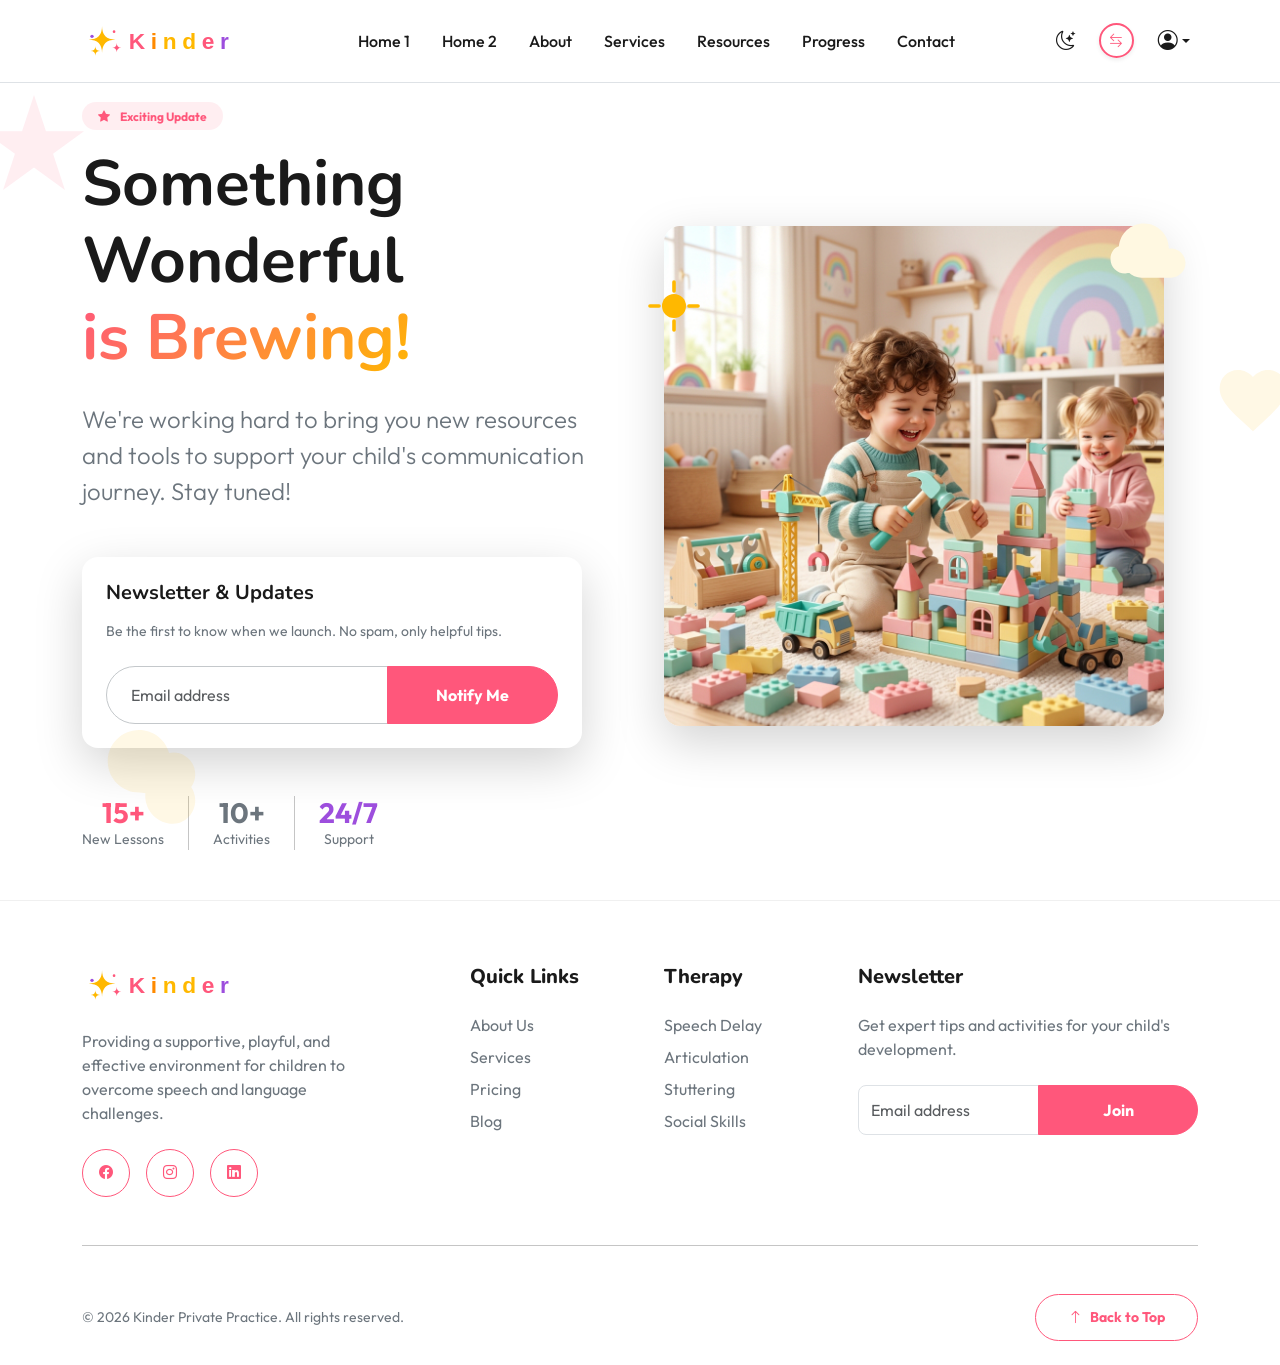
<file: coming-soon.html>
<!DOCTYPE html>
<html lang="en" data-bs-theme="light">

<head>
    <meta charset="UTF-8">
    <meta name="viewport" content="width=device-width, initial-scale=1.0">
    <title>Coming Soon | Kinder Kids Therapy</title>
    <link rel="icon" type="image/svg+xml" href="assets/images/favicon.svg">
    <link href="https://cdn.jsdelivr.net/npm/bootstrap@5.3.2/dist/css/bootstrap.min.css" rel="stylesheet">
    <link rel="stylesheet" href="https://cdn.jsdelivr.net/npm/bootstrap-icons@1.11.2/font/bootstrap-icons.min.css">
    <link rel="stylesheet" href="assets/css/style.css">
    <link rel="stylesheet" id="rtlStyle" href="assets/css/rtl.css" disabled>
</head>

<body>
    <!-- Decorative Background Shapes -->
    <div class="decorative-bg">
        <svg class="deco-shape float-slow" width="120" height="120" viewBox="0 0 24 24"
            style="top: 10%; left: -2%; color: var(--primary-color);">
            <path fill="currentColor"
                d="M12 1L14.39 8.26H22L15.81 12.75L18.19 20L12 15.5L5.81 20L8.19 12.75L2 8.26H9.61L12 1Z" />
        </svg>
        <svg class="deco-shape float-slow-reverse" width="80" height="80" viewBox="0 0 24 24"
            style="top: 40%; right: -1%; color: var(--secondary-color);">
            <path fill="currentColor"
                d="M12 21.35L10.55 20.03C5.4 15.36 2 12.27 2 8.5C2 5.41 4.41 3 7.5 3C9.24 3 10.91 3.81 12 5.08C13.09 3.81 14.76 3 16.5 3C19.59 3 22 5.41 22 8.5C22 12.27 18.6 15.36 13.45 20.03L12 21.35Z" />
        </svg>
        <svg class="deco-shape float-slow" width="150" height="150" viewBox="0 0 24 24"
            style="bottom: 5%; left: 5%; color: var(--accent-color);">
            <path fill="currentColor"
                d="M17.5 19C15.01 19 13 16.99 13 14.5C13 14.36 13.01 14.23 13.03 14.1C12.7 14.04 12.35 14 12 14C9.24 14 7 11.76 7 9C7 6.24 9.24 4 12 4C14.31 4 16.25 5.56 16.8 7.69C17.03 7.62 17.26 7.59 17.5 7.59C19.43 7.59 21 9.16 21 11.09C21 11.85 20.76 12.55 20.35 13.13C20.75 13.75 21 14.47 21 15.25C21 17.32 19.43 19 17.5 19Z" />
        </svg>
    </div>

    <nav class="navbar navbar-expand-lg fixed-top border-bottom">
        <div class="container">
            <a class="navbar-brand" href="index.html">
                <img src="assets/images/logo.svg" alt="Kinder Logo" height="40">
            </a>

            <div class="d-flex align-items-center gap-3 d-lg-none">
                <button class="theme-toggle" id="themeToggleMobile">
                    <i class="bi bi-moon-stars"></i>
                </button>
                <button class="navbar-toggler border-0" type="button" data-bs-toggle="offcanvas"
                    data-bs-target="#mobileMenu">
                    <span class="navbar-toggler-icon"></span>
                </button>
            </div>

            <div class="collapse navbar-collapse" id="navbarNav">
                <ul class="navbar-nav mx-auto">
                    <li class="nav-item"><a class="nav-link" href="index.html">Home 1</a></li>
                    <li class="nav-item"><a class="nav-link" href="home-2.html">Home 2</a></li>
                    <li class="nav-item"><a class="nav-link" href="about.html">About</a></li>
                    <li class="nav-item"><a class="nav-link" href="services.html">Services</a></li>
                    <li class="nav-item"><a class="nav-link" href="resources.html">Resources</a></li>
                    <li class="nav-item"><a class="nav-link" href="progress.html">Progress</a></li>
                    <li class="nav-item"><a class="nav-link" href="contact.html">Contact</a></li>
                </ul>
                <div class="d-flex align-items-center gap-3">
                    <button class="theme-toggle d-none d-lg-block" id="themeToggle" title="Toggle Theme">
                        <i class="bi bi-moon-stars"></i>
                    </button>
                    <button class="btn btn-outline-primary shadow-sm d-none d-lg-flex align-items-center justify-content-center border-2 rounded-circle" 
                        id="rtlToggle" style="width: 35px; height: 35px;" title="Toggle RTL">
                        <i class="bi bi-arrow-left-right" style="font-size: 0.85rem;"></i>
                    </button>
                    <div class="nav-item dropdown">
                        <a class="nav-link dropdown-toggle d-flex align-items-center" href="#" role="button"
                            data-bs-toggle="dropdown">
                            <i class="bi bi-person-circle fs-5"></i>
                        </a>
                        <ul class="dropdown-menu dropdown-menu-end">
                            <li><a class="dropdown-item" href="dashboard.html?role=admin">Admin Dashboard</a></li>
                            <li><a class="dropdown-item" href="dashboard.html?role=parent">Parents Dashboard</a></li>
                        </ul>
                    </div>
                </div>
            </div>
        </div>
    </nav>

    <!-- Mobile Menu (Offcanvas) -->
    <div class="offcanvas offcanvas-end" tabindex="-1" id="mobileMenu">
        <div class="offcanvas-header border-bottom">
            <h5 class="offcanvas-title fw-bold color-primary">Menu</h5>
            <button type="button" class="btn-close" data-bs-dismiss="offcanvas" aria-label="Close"></button>
        </div>
        <div class="offcanvas-body">
            <ul class="navbar-nav gap-3">
                <li class="nav-item"><a class="nav-link" href="index.html">Home 1</a></li>
                <li class="nav-item"><a class="nav-link" href="home-2.html">Home 2</a></li>
                <li class="nav-item"><a class="nav-link" href="about.html">About</a></li>
                <li class="nav-item"><a class="nav-link" href="services.html">Services</a></li>
                <li class="nav-item"><a class="nav-link" href="resources.html">Resources</a></li>
                <li class="nav-item"><a class="nav-link" href="progress.html">Progress</a></li>
                <li class="nav-item"><a class="nav-link" href="contact.html">Contact</a></li>
                <li class="nav-item"><a class="nav-link" href="dashboard.html?role=admin">Admin Dashboard</a></li>
                <li class="nav-item"><a class="nav-link" href="dashboard.html?role=parent">Parent Dashboard</a></li>
                <hr>
                <li class="nav-item">
                    <button class="btn btn-outline-primary w-100 mb-3" id="rtlToggleMobile">
                        <i class="bi bi-arrow-left-right me-2"></i> RTL Mode
                    </button>
                </li>
            </ul>
        </div>
    </div>

    <!-- Coming Soon Hero Section -->
    <section class="min-vh-100 d-flex align-items-center pt-5 pb-5 overflow-hidden"
        style="padding-top: 100px !important;">
        <div class="container">
            <div class="row align-items-center g-5 text-center text-lg-start">
                <div class="col-lg-6">
                    <span class="badge rounded-pill bg-primary-soft text-primary mb-3 px-3 py-2 fw-bold"
                        style="color: var(--primary-color) !important;">
                        <i class="bi bi-star-fill me-2"></i> Exciting Update
                    </span>
                    <h1 class="display-3 fw-bold mb-4">Something Wonderful <br> <span class="text-gradient">is
                            Brewing!</span></h1>
                    <p class="lead text-secondary mb-5 fs-4">
                        We're working hard to bring you new resources and tools to support your child's communication
                        journey. Stay tuned!
                    </p>

                    <div class="premium-card border-0 shadow-lg p-4 rounded-4"
                        style="max-width: 500px; margin-left: 0; margin-right: auto;">
                        <h5 class="fw-bold mb-3">Newsletter & Updates</h5>
                        <p class="small text-secondary mb-4">Be the first to know when we launch. No spam, only helpful
                            tips.</p>
                        <div class="input-group">
                            <input type="email" class="form-control rounded-start-pill py-3 px-4 bg-transparent border-secondary-subtle"
                                placeholder="Email address">
                            <button class="btn btn-primary px-3 px-md-5 rounded-end-pill py-3" type="button">Notify
                                Me</button>
                        </div>
                    </div>

                    <div class="d-flex gap-4 mt-5 justify-content-center justify-content-lg-start">
                        <div class="text-center">
                            <div class="h3 fw-bold mb-0 text-primary">15+</div>
                            <div class="small text-secondary">New Lessons</div>
                        </div>
                        <div class="vr"></div>
                        <div class="text-center">
                            <div class="h3 fw-bold mb-0 text-secondary">10+</div>
                            <div class="small text-secondary">Activities</div>
                        </div>
                        <div class="vr"></div>
                        <div class="text-center">
                            <div class="h3 fw-bold mb-0 text-accent">24/7</div>
                            <div class="small text-secondary">Support</div>
                        </div>
                    </div>
                </div>
                <div class="col-lg-6">
                    <div class="position-relative">
                        <img src="assets/images/coming_soon_illustration.png" alt="Children building with toy bricks"
                            class="img-fluid rounded-4 shadow-lg float-anim" style="max-height: 500px;">

                        <!-- Floating Decorative Elements -->
                        <div class="floating-element icon-clouds d-none d-lg-block"
                            style="top: -40px; right: 0; width: 100px;">
                            <svg viewBox="0 0 24 24" fill="var(--pastel-blue)" class="w-100">
                                <path
                                    d="M17.5,19c-3.037,0-5.5-2.463-5.5-5.5c0-0.038,0.001-0.076,0.002-0.114C11.53,13.197,11.02,13,10.5,13 c-2.485,0-4.5,2.015-4.5,4.5S8.015,22,10.5,22h7c1.933,0,3.5-1.567,3.5-3.5S19.433,15,17.5,15c-0.106,0-0.21,0.007-0.312,0.02 C17.114,15.008,17.058,15,17,15C17,11.686,14.314,9,11,9c-3.134,0-5.697,2.405-5.97,5.474C3.805,14.838,3,16.072,3,17.5 C3,19.433,4.567,21,6.5,21" />
                            </svg>
                        </div>
                        <div class="floating-element icon-sun d-none d-lg-block"
                            style="bottom: 20px; left: -20px; width: 60px;">
                            <svg viewBox="0 0 100 100" class="w-100">
                                <circle cx="50" cy="50" r="20" fill="var(--accent-color)" />
                                <g stroke="var(--accent-color)" stroke-width="6" stroke-linecap="round">
                                    <line x1="50" y1="10" x2="50" y2="25" />
                                    <line x1="50" y1="75" x2="50" y2="90" />
                                    <line x1="10" y1="50" x2="25" y2="50" />
                                    <line x1="75" y1="50" x2="90" y2="50" />
                                </g>
                            </svg>
                        </div>
                    </div>
                </div>
            </div>
        </div>
    </section>

    <!-- Footer -->
    <footer>
        <div class="container">
            <div class="row g-5">
                <div class="col-lg-4">
                    <a class="navbar-brand mb-4 fs-3" href="index.html">
                        <img src="assets/images/logo.svg" alt="Kinder Logo" height="40">
                    </a>
                    <p class="text-secondary pe-lg-5">Providing a supportive, playful, and effective environment for
                        children to overcome speech and language challenges.</p>
                    <div class="d-flex gap-3 mt-4">
                        <a href="#" class="btn btn-outline-primary btn-sm rounded-circle"><i
                                class="bi bi-facebook"></i></a>
                        <a href="#" class="btn btn-outline-primary btn-sm rounded-circle"><i
                                class="bi bi-instagram"></i></a>
                        <a href="#" class="btn btn-outline-primary btn-sm rounded-circle"><i
                                class="bi bi-linkedin"></i></a>
                    </div>
                </div>
                <div class="col-md-4 col-lg-2">
                    <h5 class="mb-4">Quick Links</h5>
                    <ul class="list-unstyled footer-links">
                        <li class="mb-2"><a href="about.html" class="text-decoration-none text-secondary">About Us</a>
                        </li>
                        <li class="mb-2"><a href="services.html"
                                class="text-decoration-none text-secondary">Services</a></li>
                        <li class="mb-2"><a href="pricing.html" class="text-decoration-none text-secondary">Pricing</a>
                        </li>
                        <li class="mb-2"><a href="blog.html" class="text-decoration-none text-secondary">Blog</a></li>
                    </ul>
                </div>
                <div class="col-md-4 col-lg-2">
                    <h5 class="mb-4">Therapy</h5>
                    <ul class="list-unstyled footer-links">
                        <li class="mb-2"><a href="#" class="text-decoration-none text-secondary">Speech Delay</a></li>
                        <li class="mb-2"><a href="#" class="text-decoration-none text-secondary">Articulation</a></li>
                        <li class="mb-2"><a href="#" class="text-decoration-none text-secondary">Stuttering</a></li>
                        <li class="mb-2"><a href="#" class="text-decoration-none text-secondary">Social Skills</a></li>
                    </ul>
                </div>
                <div class="col-md-4 col-lg-4">
                    <h5 class="mb-4">Newsletter</h5>
                    <p class="text-secondary mb-4">Get expert tips and activities for your child's development.</p>
                    <div class="input-group mb-3">
                        <input type="email" class="form-control rounded-start-3" placeholder="Email address">
                        <button class="btn btn-primary px-4" type="button">Join</button>
                    </div>
                </div>
            </div>
            <hr class="my-5 border-color">
            <div class="d-flex flex-column flex-md-row justify-content-between align-items-center gap-3">
                <p class="mb-0 text-secondary small">&copy; 2026 Kinder Private Practice. All rights reserved.</p>
                <div class="d-flex gap-2">
                    <button class="btn btn-outline-primary btn-sm rounded-pill"
                        onclick="window.scrollTo({top: 0, behavior: 'smooth'})">
                        <i class="bi bi-arrow-up me-2"></i> Back to Top
                    </button>
                </div>
            </div>
        </div>
    </footer>

    <!-- Bootstrap JS Bundle -->
    <script src="https://cdn.jsdelivr.net/npm/bootstrap@5.3.2/dist/js/bootstrap.bundle.min.js"></script>
    <!-- Custom JS -->
    <script src="assets/js/main.js"></script>
</body>

</html>
</file>
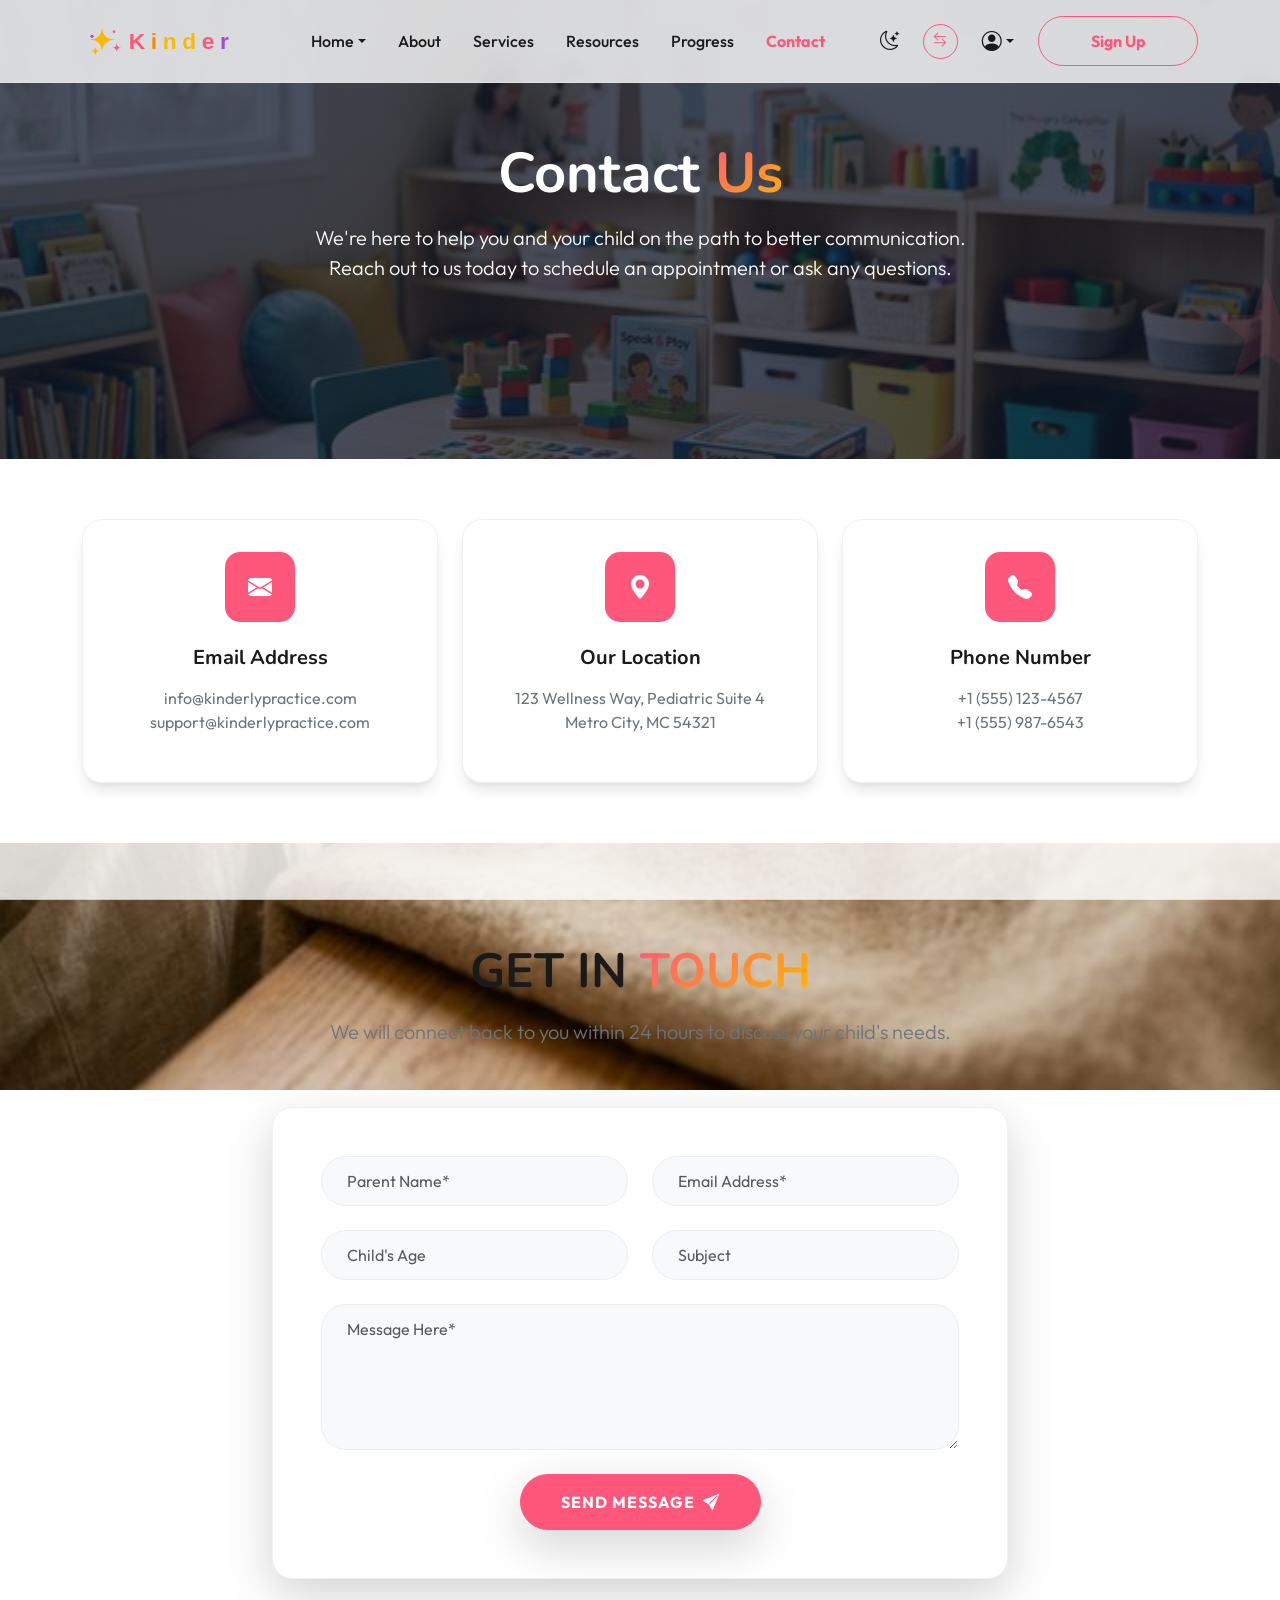
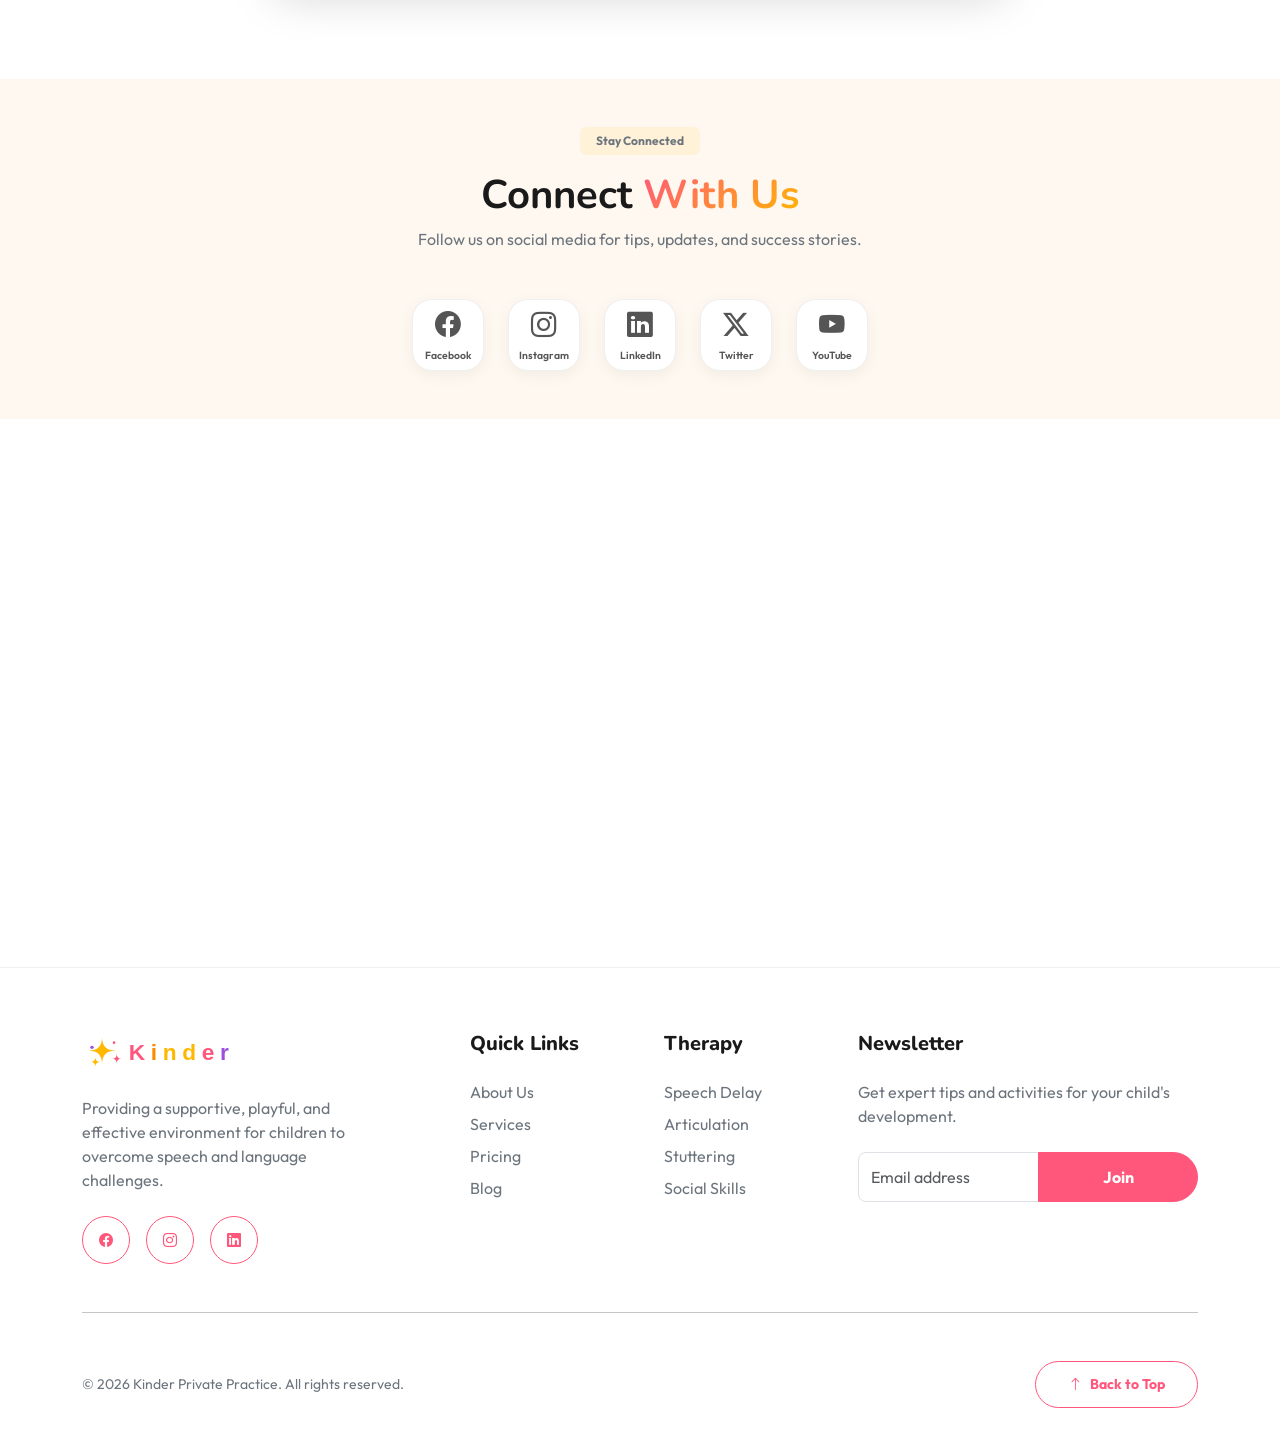
<file: contact.html>
<!DOCTYPE html>
<html lang="en" data-bs-theme="light">

<head>
    <meta charset="UTF-8">
    <meta name="viewport" content="width=device-width, initial-scale=1.0">
    <title>Contact Kinder - Book Your Free Consultation</title>
    <meta name="description"
        content="Get in touch with Kinderly today to schedule a free speech therapy consultation for your child. We're here to help kids ages 2-12 develop confident communication skills.">
    <meta name="keywords"
        content="contact speech therapy, book consultation, speech therapy near me, child therapy appointment">
    <meta name="author" content="Kinder Speech Therapy">
    <meta property="og:title" content="Contact Kinder - Book Your Free Consultation">
    <meta property="og:description"
        content="Schedule your child's free speech therapy consultation with our expert team today.">
    <meta property="og:type" content="website">
    <meta property="og:image" content="assets/images/contact-form-bg.png">
    <meta name="twitter:card" content="summary_large_image">
    <meta name="twitter:title" content="Contact Kinder Speech Therapy">
    <meta name="twitter:description" content="Book a free consultation for speech therapy services.">
    <meta name="twitter:image" content="assets/images/contact-form-bg.png">
    <link rel="icon" type="image/svg+xml" href="assets/images/favicon.svg">
    <link href="https://cdn.jsdelivr.net/npm/bootstrap@5.3.2/dist/css/bootstrap.min.css" rel="stylesheet">
    <link rel="stylesheet" href="https://cdn.jsdelivr.net/npm/bootstrap-icons@1.11.2/font/bootstrap-icons.min.css">
    <link rel="stylesheet" href="assets/css/style.css">
    <link rel="stylesheet" id="rtlStyle" href="assets/css/rtl.css" disabled>

    <!-- Schema.org Structured Data -->
    <script type="application/ld+json">
    {
        "@context": "https://schema.org",
        "@type": "LocalBusiness",
        "name": "Kinder Speech Therapy - Contact",
        "description": "Contact Kinderly Speech Therapy to schedule a free consultation for your child",
        "url": "https://www.kinder.com/contact.html",
        "contactPoint": {
            "@type": "ContactPoint",
            "contactType": "Customer Service",
            "email": "contact@kinderly.com"
        }
    }
    </script>
    <style>
        /* Social Icons Section */
        .social-icon-link {
            display: flex;
            flex-direction: column;
            align-items: center;
            justify-content: center;
            width: 72px;
            height: 72px;
            border-radius: 20px;
            font-size: 1.6rem;
            text-decoration: none;
            transition: transform 0.25s ease, box-shadow 0.25s ease, background 0.25s ease, color 0.25s ease;
            background: var(--card-bg, #fff);
            border: 1.5px solid var(--border-color, #e5e5e5);
            color: #555;
            box-shadow: 0 4px 16px rgba(0,0,0,0.05);
        }
        .social-icon-link:hover {
            transform: translateY(-6px) scale(1.08);
            box-shadow: 0 12px 30px rgba(0,0,0,0.15);
        }
        .social-icon-link.fb:hover  { background: #1877F2; color: #fff; border-color: #1877F2; box-shadow: 0 12px 30px rgba(24,119,242,0.3); }
        .social-icon-link.ig:hover  { background: linear-gradient(45deg,#f09433,#e6683c,#dc2743,#cc2366,#bc1888); color: #fff; border-color: #e6683c; box-shadow: 0 12px 30px rgba(220,39,67,0.3); }
        .social-icon-link.li:hover  { background: #0A66C2; color: #fff; border-color: #0A66C2; box-shadow: 0 12px 30px rgba(10,102,194,0.3); }
        .social-icon-link.tw:hover  { background: #000; color: #fff; border-color: #000; box-shadow: 0 12px 30px rgba(0,0,0,0.25); }
        .social-icon-link.yt:hover  { background: #FF0000; color: #fff; border-color: #FF0000; box-shadow: 0 12px 30px rgba(255,0,0,0.3); }
        .social-icon-link span { font-size: 0.65rem; margin-top: 0.2rem; font-weight: 600; }
        [data-bs-theme="dark"] .social-icon-link { background: #1e1e1e; border-color: #333; color: #ccc; }
    </style>
</head>

<body>
    <!-- Decorative Background Shapes -->
    <div class="decorative-bg">
        <svg class="deco-shape float-slow" width="130" height="130" viewBox="0 0 24 24"
            style="top: 30%; right: -4%; color: var(--primary-color);">
            <path fill="currentColor"
                d="M12 1L14.39 8.26H22L15.81 12.75L18.19 20L12 15.5L5.81 20L8.19 12.75L2 8.26H9.61L12 1Z" />
        </svg>
        <svg class="deco-shape float-slow-reverse" width="100" height="100" viewBox="0 0 24 24"
            style="bottom: 15%; left: 8%; color: var(--secondary-color);">
            <path fill="currentColor"
                d="M12 21.35L10.55 20.03C5.4 15.36 2 12.27 2 8.5C2 5.41 4.41 3 7.5 3C9.24 3 10.91 3.81 12 5.08C13.09 3.81 14.76 3 16.5 3C19.59 3 22 5.41 22 8.5C22 12.27 18.6 15.36 13.45 20.03L12 21.35Z" />
        </svg>
    </div>

    <nav class="navbar navbar-expand-lg fixed-top border-bottom">
        <div class="container">
            <a class="navbar-brand" href="index.html">
                <img src="assets/images/logo.svg" alt="Kinder Logo" height="40">
            </a>

            <div class="d-flex align-items-center gap-3 d-lg-none">
                <button class="theme-toggle" id="themeToggleMobile">
                    <i class="bi bi-moon-stars"></i>
                </button>
                <button class="navbar-toggler border-0" type="button" data-bs-toggle="offcanvas"
                    data-bs-target="#mobileMenu">
                    <span class="navbar-toggler-icon"></span>
                </button>
            </div>

            <div class="collapse navbar-collapse" id="navbarNav">
                <ul class="navbar-nav mx-auto">
                    <li class="nav-item dropdown">
                        <a class="nav-link dropdown-toggle" href="#" role="button" data-bs-toggle="dropdown">Home</a>
                        <ul class="dropdown-menu">
                            <li><a class="dropdown-item" href="index.html">Home 1 (Classic)</a></li>
                            <li><a class="dropdown-item" href="home-2.html">Home 2 (Modern)</a></li>
                        </ul>
                    </li>
                    <li class="nav-item"><a class="nav-link" href="about.html">About</a></li>
                    <li class="nav-item"><a class="nav-link" href="services.html">Services</a></li>
                    <li class="nav-item"><a class="nav-link" href="resources.html">Resources</a></li>
                    <li class="nav-item"><a class="nav-link" href="progress.html">Progress</a></li>

                    <li class="nav-item"><a class="nav-link active" href="contact.html">Contact</a></li>
                </ul>
                <div class="d-flex align-items-center gap-3">
                    <button class="theme-toggle d-none d-lg-block" id="themeToggle" title="Toggle Theme">
                        <i class="bi bi-moon-stars"></i>
                    </button>
                    <button
                        class="btn btn-outline-primary btn-sm rounded-circle d-none d-lg-flex align-items-center justify-content-center"
                        id="rtlToggle" style="width: 35px; height: 35px;" title="Toggle RTL">
                        <i class="bi bi-arrow-left-right"></i>
                    </button>
                    <div class="nav-item dropdown">
                        <a class="nav-link dropdown-toggle d-flex align-items-center" href="#" role="button"
                            data-bs-toggle="dropdown">
                            <i class="bi bi-person-circle fs-5"></i>
                        </a>
                        <ul class="dropdown-menu dropdown-menu-end">
                            <li><a class="dropdown-item" href="dashboard.html?role=admin">Admin Dashboard</a></li>
                            <li><a class="dropdown-item" href="dashboard.html?role=parent">Parents Dashboard</a></li>
                        </ul>
                    </div>
                    <a href="register.html" class="btn btn-outline-primary px-4 d-none d-lg-block">Sign Up</a>
                </div>
            </div>
        </div>
    </nav>

    <!-- Mobile Menu (Offcanvas) -->
    <div class="offcanvas offcanvas-end" tabindex="-1" id="mobileMenu">
        <div class="offcanvas-header border-bottom">
            <h5 class="offcanvas-title fw-bold color-primary">Menu</h5>
            <button type="button" class="btn-close" data-bs-dismiss="offcanvas" aria-label="Close"></button>
        </div>
        <div class="offcanvas-body">
            <ul class="navbar-nav gap-3">
                <li class="nav-item"><a class="nav-link" href="index.html">Home 1</a></li>
                <li class="nav-item"><a class="nav-link" href="home-2.html">Home 2</a></li>
                <li class="nav-item"><a class="nav-link" href="about.html">About</a></li>
                <li class="nav-item"><a class="nav-link" href="services.html">Services</a></li>
                <li class="nav-item"><a class="nav-link" href="resources.html">Resources</a></li>
                <li class="nav-item"><a class="nav-link" href="progress.html">Progress</a></li>
                <li class="nav-item"><a class="nav-link active" href="contact.html">Contact</a></li>
                <li class="nav-item"><a class="nav-link" href="dashboard.html?role=admin">Admin Dashboard</a></li>
                <li class="nav-item"><a class="nav-link" href="dashboard.html?role=parent">Parent Dashboard</a></li>
                <hr>
                <li class="nav-item">
                    <button class="btn btn-outline-primary w-100 mb-3" id="rtlToggleMobile">
                        <i class="bi bi-arrow-left-right me-2"></i> RTL Mode
                    </button>
                </li>
                <li class="nav-item d-grid gap-2">
                    <a class="btn btn-outline-primary" href="register.html">Sign Up</a>
                </li>
            </ul>
        </div>
    </div>
    <!-- Contact Hero Section -->
    <header class="contact-hero reveal">
        <div class="container">
            <h1 class="fw-bold">Contact <span class="text-gradient">Us</span></h1>
            <p class="lead mb-0">We're here to help you and your child on the path to better communication.</p>
            <p class="lead">Reach out to us today to schedule an appointment or ask any questions.</p>
        </div>
    </header>

    <!-- Info Cards Section -->
    <section class="contact-info-section">
        <div class="container">
            <div class="row g-4 justify-content-center">
                <div class="col-lg-4 col-md-6 reveal">
                    <div class="contact-info-card">
                        <div class="info-icon-box pink">
                            <i class="bi bi-envelope-fill"></i>
                        </div>
                        <h5 class="fw-bold mb-3">Email Address</h5>
                        <p class="text-secondary mb-0">info@kinderlypractice.com</p>
                        <p class="text-secondary">support@kinderlypractice.com</p>
                    </div>
                </div>
                <div class="col-lg-4 col-md-6 reveal" style="transition-delay: 0.1s;">
                    <div class="contact-info-card">
                        <div class="info-icon-box pink">
                            <i class="bi bi-geo-alt-fill"></i>
                        </div>
                        <h5 class="fw-bold mb-3">Our Location</h5>
                        <p class="text-secondary mb-0">123 Wellness Way, Pediatric Suite 4</p>
                        <p class="text-secondary">Metro City, MC 54321</p>
                    </div>
                </div>
                <div class="col-lg-4 col-md-6 reveal" style="transition-delay: 0.2s;">
                    <div class="contact-info-card">
                        <div class="info-icon-box pink">
                            <i class="bi bi-telephone-fill"></i>
                        </div>
                        <h5 class="fw-bold mb-3">Phone Number</h5>
                        <p class="text-secondary mb-0">+1 (555) 123-4567</p>
                        <p class="text-secondary">+1 (555) 987-6543</p>
                    </div>
                </div>
            </div>
        </div>
    </section>

    <!-- Contact Form Section -->
    <section class="contact-form-section">
        <div class="container">
            <div class="row justify-content-center">
                <div class="col-lg-8">
                    <div class="section-title reveal">
                        <h2 class="display-5 fw-bold mb-3">GET IN <span class="text-gradient">TOUCH</span></h2>
                        <p class="lead text-secondary">We will connect back to you within 24 hours to discuss your
                            child's needs.</p>
                    </div>

                    <div class="premium-card shadow-lg p-4 p-md-5 reveal">
                        <form>
                            <div class="row g-4">
                                <div class="col-md-6">
                                    <input type="text" class="form-control pill-input" placeholder="Parent Name*"
                                        required>
                                </div>
                                <div class="col-md-6">
                                    <input type="email" class="form-control pill-input" placeholder="Email Address*"
                                        required>
                                </div>
                                <div class="col-md-6">
                                    <input type="number" class="form-control pill-input" placeholder="Child's Age">
                                </div>
                                <div class="col-md-6">
                                    <input type="text" class="form-control pill-input" placeholder="Subject">
                                </div>
                                <div class="col-12">
                                    <textarea class="form-control pill-input" rows="5" placeholder="Message Here*"
                                        style="border-radius: 25px !important;"></textarea>
                                </div>
                                <div class="col-12 text-center">
                                    <button type="submit" class="btn btn-primary contact-submit-btn shadow-lg">
                                        Send Message <i class="bi bi-send-fill ms-2"></i>
                                    </button>
                                </div>
                            </div>
                        </form>
                    </div>
                </div>
            </div>
        </div>
    </section>

    <!-- Social Media Section -->
    <section class="py-5 bg-light-soft reveal">
        <div class="container text-center">
            <span class="badge bg-secondary-soft text-secondary px-3 py-2 mb-3">Stay Connected</span>
            <h2 class="display-6 fw-bold mb-2">Connect <span class="text-gradient">With Us</span></h2>
            <p class="text-secondary mb-5">Follow us on social media for tips, updates, and success stories.</p>
            <div class="d-flex justify-content-center gap-4 flex-wrap">
                <a href="#" class="social-icon-link fb" title="Facebook" id="social-facebook">
                    <i class="bi bi-facebook"></i>
                    <span>Facebook</span>
                </a>
                <a href="#" class="social-icon-link ig" title="Instagram" id="social-instagram">
                    <i class="bi bi-instagram"></i>
                    <span>Instagram</span>
                </a>
                <a href="#" class="social-icon-link li" title="LinkedIn" id="social-linkedin">
                    <i class="bi bi-linkedin"></i>
                    <span>LinkedIn</span>
                </a>
                <a href="#" class="social-icon-link tw" title="X / Twitter" id="social-twitter">
                    <i class="bi bi-twitter-x"></i>
                    <span>Twitter</span>
                </a>
                <a href="#" class="social-icon-link yt" title="YouTube" id="social-youtube">
                    <i class="bi bi-youtube"></i>
                    <span>YouTube</span>
                </a>
            </div>
        </div>
    </section>

    <!-- Map Section -->
    <section class="p-0 reveal">
        <div class="ratio ratio-21x9">
            <iframe
                src="https://www.google.com/maps/embed?pb=!1m18!1m12!1m3!1d3022.215707164101!2d-73.9878431!3d40.7579787!2m3!1f0!2f0!3f0!3m2!1i1024!2i768!4f13.1!3m3!1m2!1s0x89c25855c6480299%3A0x55194ec5a1ae072e!2sTimes%20Square!5e0!3m2!1sen!2sus!4v1700000000000!5m2!1sen!2sus"
                style="border:0;" allowfullscreen="" loading="lazy"
                referrerpolicy="no-referrer-when-downgrade"></iframe>
        </div>
    </section>

    <!-- Footer -->
    <footer>
        <div class="container">
            <div class="row g-5">
                <div class="col-lg-4">
                    <a class="navbar-brand mb-4 fs-3" href="index.html">
                        <img src="assets/images/logo.svg" alt="Kinder Logo" height="40">
                    </a>
                    <p class="text-secondary pe-lg-5">Providing a supportive, playful, and effective environment for
                        children to overcome speech and language challenges.</p>
                    <div class="d-flex gap-3 mt-4">
                        <a href="#" class="btn btn-outline-primary btn-sm rounded-circle"><i
                                class="bi bi-facebook"></i></a>
                        <a href="#" class="btn btn-outline-primary btn-sm rounded-circle"><i
                                class="bi bi-instagram"></i></a>
                        <a href="#" class="btn btn-outline-primary btn-sm rounded-circle"><i
                                class="bi bi-linkedin"></i></a>
                    </div>
                </div>
                <div class="col-md-4 col-lg-2">
                    <h5 class="mb-4">Quick Links</h5>
                    <ul class="list-unstyled footer-links">
                        <li class="mb-2"><a href="about.html" class="text-decoration-none text-secondary">About Us</a>
                        </li>
                        <li class="mb-2"><a href="services.html"
                                class="text-decoration-none text-secondary">Services</a></li>
                        <li class="mb-2"><a href="pricing.html" class="text-decoration-none text-secondary">Pricing</a>
                        </li>
                        <li class="mb-2"><a href="blog.html" class="text-decoration-none text-secondary">Blog</a></li>

                    </ul>
                </div>
                <div class="col-md-4 col-lg-2">
                    <h5 class="mb-4">Therapy</h5>
                    <ul class="list-unstyled footer-links">
                        <li class="mb-2"><a href="#" class="text-decoration-none text-secondary">Speech Delay</a></li>
                        <li class="mb-2"><a href="#" class="text-decoration-none text-secondary">Articulation</a></li>
                        <li class="mb-2"><a href="#" class="text-decoration-none text-secondary">Stuttering</a></li>
                        <li class="mb-2"><a href="#" class="text-decoration-none text-secondary">Social Skills</a></li>
                    </ul>
                </div>
                <div class="col-md-4 col-lg-4">
                    <h5 class="mb-4">Newsletter</h5>
                    <p class="text-secondary mb-4">Get expert tips and activities for your child's development.</p>
                    <div class="input-group mb-3">
                        <input type="email" class="form-control rounded-start-3" placeholder="Email address">
                        <button class="btn btn-primary px-4" type="button">Join</button>
                    </div>
                </div>
            </div>
            <hr class="my-5 border-color">
            <div class="d-flex flex-column flex-md-row justify-content-between align-items-center gap-3">
                <p class="mb-0 text-secondary small">&copy; 2026 Kinder Private Practice. All rights reserved.</p>
                <div class="d-flex gap-2">
                    <button class="btn btn-outline-primary btn-sm rounded-pill"
                        onclick="window.scrollTo({top: 0, behavior: 'smooth'})">
                        <i class="bi bi-arrow-up me-2"></i> Back to Top
                    </button>
                </div>
            </div>
        </div>
    </footer>

    <script src="https://cdn.jsdelivr.net/npm/bootstrap@5.3.2/dist/js/bootstrap.bundle.min.js"></script>
    <script src="assets/js/main.js"></script>
</body>

</html>
</file>
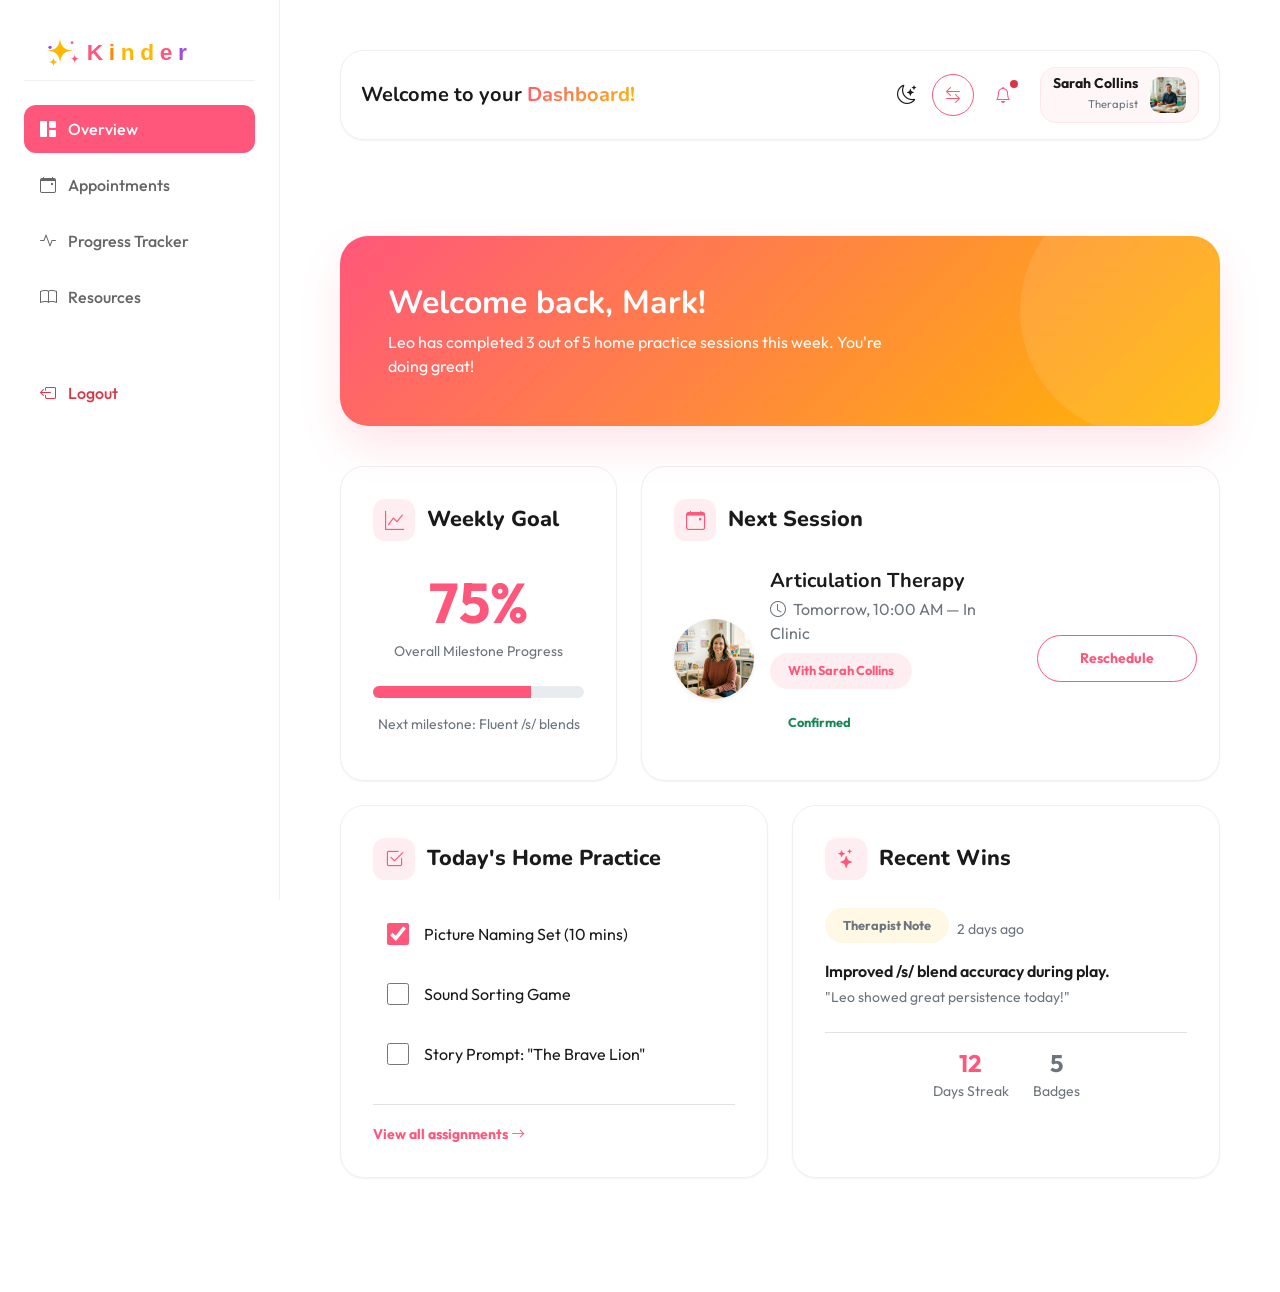
<file: dashboard.html>
<!DOCTYPE html>
<html lang="en" data-bs-theme="light">

<head>
    <meta charset="UTF-8">
    <meta name="viewport" content="width=device-width, initial-scale=1.0">
    <title>Dashboard - Kinder Speech Therapy Management</title>
    <meta name="description"
        content="Secure client dashboard for Kinderly Speech Therapy. Track your child's progress, schedule sessions, and access therapy resources in one place.">
    <meta name="keywords"
        content="therapy dashboard, progress tracking, session management, speech therapy portal, patient portal">
    <meta name="author" content="Kinder Speech Therapy">
    <meta property="og:title" content="Kinder Therapy Dashboard">
    <meta property="og:description" content="Track progress and manage therapy sessions conveniently.">
    <meta property="og:type" content="website">
    <meta name="twitter:card" content="summary">
    <meta name="twitter:title" content="Kinder Dashboard">
    <meta name="twitter:description" content="Client dashboard for speech therapy management.">
    <link rel="icon" type="image/svg+xml" href="assets/images/favicon.svg">
    <link href="https://cdn.jsdelivr.net/npm/bootstrap@5.3.2/dist/css/bootstrap.min.css" rel="stylesheet">
    <link rel="stylesheet" href="https://cdn.jsdelivr.net/npm/bootstrap-icons@1.11.2/font/bootstrap-icons.min.css">
    <link rel="stylesheet" href="assets/css/style.css">
    <link rel="stylesheet" id="rtlStyle" href="assets/css/rtl.css" disabled>
    <style>
        :root {
            --sidebar-width: 280px;
        }

        body {
            padding-top: 0;
        }

        .dashboard-topbar {
            display: none;
            position: fixed;
            top: 0;
            left: 0;
            right: 0;
            z-index: 1100;
            height: 72px;
            background: var(--card-bg);
            border-bottom: 1px solid var(--border-color);
        }

        .dashboard-wrapper {
            display: flex;
            min-height: 100vh;
        }

        .dashboard-content-bar {
            display: flex;
            align-items: center;
            justify-content: space-between;
            gap: 1rem;
            margin-bottom: 2rem;
            padding: 1rem 1.25rem;
            border-radius: 24px;
            background: var(--card-bg);
            border: 1px solid var(--border-color);
            box-shadow: var(--shadow-sm);
            z-index: 1050;
        }

        .dashboard-content-actions {
            display: flex;
            align-items: center;
            gap: 0.5rem;
        }

        .sidebar {
            width: var(--sidebar-width);
            background: var(--card-bg);
            border-right: 1px solid var(--border-color);
            padding: 32px 24px;
            position: fixed;
            top: 0;
            left: 0;
            height: 100vh;
            z-index: 1000;
            overflow-y: auto;
            transition: transform 0.3s ease;
        }

        .sidebar-header-mobile {
            display: none;
        }

        .dashboard-profile {
            display: flex;
            align-items: center;
            gap: 0.9rem;
            padding: 1rem;
            border-radius: 22px;
            background: rgba(255, 87, 123, 0.08);
            border: 1px solid rgba(255, 87, 123, 0.12);
            margin-bottom: 1.5rem;
        }

        .dashboard-profile-avatar {
            width: 52px;
            height: 52px;
            border-radius: 18px;
            object-fit: cover;
            border: 3px solid rgba(255, 255, 255, 0.9);
            box-shadow: 0 10px 20px rgba(15, 23, 42, 0.12);
        }

        .dashboard-profile small {
            display: block;
            color: var(--text-secondary);
        }

        .dashboard-mobile-actions {
            display: flex;
            align-items: center;
            gap: 0.5rem;
        }

        .dashboard-mobile-tools {
            display: none;
            gap: 0.75rem;
            margin-bottom: 1.25rem;
        }

        .dashboard-icon-btn {
            width: 42px;
            height: 42px;
            display: inline-flex;
            align-items: center;
            justify-content: center;
            border-radius: 50%;
            padding: 0;
            min-width: 42px;
            min-height: 42px;
            flex-shrink: 0;
        }

        .dashboard-mobile-avatar {
            width: 42px;
            height: 42px;
            border-radius: 12px;
            object-fit: cover;
            border: 2px solid rgba(255, 87, 123, 0.2);
        }

        .sidebar-profile-section {
            display: none;
            padding: 1.5rem;
            background: rgba(255, 87, 123, 0.05);
            border-radius: 20px;
            margin-bottom: 2rem;
            border: 1px solid rgba(255, 87, 123, 0.1);
        }

        @media (max-width: 1024px) {
            .sidebar-profile-section {
                display: flex;
                align-items: center;
                gap: 1rem;
            }
        }

        .sidebar-profile-img {
            width: 50px;
            height: 50px;
            border-radius: 12px;
            object-fit: cover;
        }

        .sidebar-profile-info {
            overflow: hidden;
        }

        .sidebar-profile-name {
            font-weight: 700;
            font-size: 0.95rem;
            margin-bottom: 2px;
            color: var(--text-primary);
            white-space: nowrap;
            overflow: hidden;
            text-overflow: ellipsis;
        }

        .sidebar-profile-role {
            font-size: 0.75rem;
            color: var(--text-secondary);
            display: block;
        }

        /* --- Redesigned Dashboard Utilities --- */
        .dashboard-welcome-banner {
            background: linear-gradient(135deg, var(--primary-color), var(--secondary-color));
            border-radius: 28px;
            padding: 3rem;
            color: white;
            margin-bottom: 2.5rem;
            position: relative;
            overflow: hidden;
            box-shadow: 0 20px 40px rgba(255, 87, 123, 0.15);
        }

        .dashboard-welcome-banner::after {
            content: "";
            position: absolute;
            top: -50px;
            right: -50px;
            width: 250px;
            height: 250px;
            background: rgba(255, 255, 255, 0.1);
            border-radius: 50%;
        }

        .dashboard-stat-card {
            background: var(--card-bg);
            border: 1px solid var(--border-color);
            border-radius: 24px;
            padding: 2rem;
            transition: all 0.4s cubic-bezier(0.165, 0.84, 0.44, 1);
            height: 100%;
            box-shadow: var(--shadow-sm);
        }

        .dashboard-stat-card:hover {
            transform: translateY(-8px);
            border-color: var(--primary-color);
            box-shadow: var(--shadow-lg);
        }

        .practice-checklist-item {
            display: flex;
            align-items: center;
            gap: 15px;
            padding: 14px;
            border-radius: 16px;
            transition: all 0.3s ease;
            cursor: pointer;
            margin-bottom: 8px;
        }

        .practice-checklist-item:hover {
            background: rgba(255, 87, 123, 0.04);
        }

        .practice-checklist-item input[type="checkbox"] {
            width: 22px;
            height: 22px;
            border-radius: 8px;
            accent-color: var(--primary-color);
            cursor: pointer;
        }

        .milestone-badge-pill {
            display: inline-flex;
            align-items: center;
            gap: 8px;
            padding: 8px 18px;
            border-radius: 100px;
            font-size: 0.8rem;
            font-weight: 700;
            margin-bottom: 8px;
        }

        .schedule-mini-card {
            background: var(--card-bg);
            border-left: 5px solid var(--primary-color);
            padding: 1.25rem;
            border-radius: 0 20px 20px 0;
            margin-bottom: 1.25rem;
            transition: all 0.3s ease;
            border-top: 1px solid var(--border-color);
            border-right: 1px solid var(--border-color);
            border-bottom: 1px solid var(--border-color);
        }

        .schedule-mini-card:hover {
            background: rgba(255, 87, 123, 0.02);
            transform: translateX(8px);
        }

        .dashboard-section-title {
            font-size: 1.35rem;
            font-weight: 800;
            margin-bottom: 1.75rem;
            display: flex;
            align-items: center;
            gap: 12px;
            color: var(--text-primary);
        }

        .dashboard-section-title i {
            color: var(--primary-color);
            background: rgba(255, 87, 123, 0.1);
            width: 42px;
            height: 42px;
            display: flex;
            align-items: center;
            justify-content: center;
            border-radius: 12px;
            font-size: 1.2rem;
        }

        .main-content {
            flex: 1;
            margin-left: var(--sidebar-width);
            padding: 50px 60px;
            background: var(--bg-color);
        }

        .dashboard-panel>header {
            display: flex;
            align-items: flex-start;
            justify-content: space-between;
            gap: 1rem;
        }

        .dashboard-stack-item {
            display: flex;
            justify-content: space-between;
            align-items: center;
            gap: 1rem;
        }

        .dashboard-table th:last-child,
        .dashboard-table td:last-child {
            width: 56px;
            text-align: end;
        }

        .dashboard-panel {
            display: none;
        }

        .dashboard-panel.active {
            display: block;
        }

        .dashboard-section-card {
            background: var(--card-bg);
            border: 1px solid var(--border-color);
            border-radius: 24px;
            padding: 24px;
            box-shadow: var(--shadow-sm);
            height: 100%;
        }

        .dashboard-summary-card {
            background: linear-gradient(135deg, rgba(255, 87, 123, 0.08), rgba(255, 184, 0, 0.1));
            border: 1px solid rgba(255, 87, 123, 0.1);
            border-radius: 24px;
            padding: 24px;
            height: 100%;
        }

        .dashboard-sidebar-backdrop {
            display: none;
            position: fixed;
            inset: 0;
            background: rgba(0, 0, 0, 0.7);
            z-index: 999;
        }

        .dashboard-sidebar-backdrop.show {
            display: block;
        }

        .sidebar-link {
            display: flex;
            align-items: center;
            gap: 12px;
            padding: 12px 16px;
            border-radius: 12px;
            color: var(--text-secondary);
            text-decoration: none;
            font-weight: 500;
            transition: all 0.2s ease;
            margin-bottom: 8px;
        }

        .sidebar-link:hover,
        .sidebar-link.active {
            background: var(--primary-color);
            color: white;
        }

        .sidebar-link.text-danger:hover,
        .sidebar-link.text-danger.active {
            background: rgba(220, 53, 69, 0.12);
            color: #dc3545;
        }

        [data-bs-theme="dark"] .dashboard-profile-header {
            background: rgba(255, 255, 255, 0.04);
            border-color: rgba(148, 163, 184, 0.2);
        }

        [data-bs-theme="dark"] .text-dark {
            color: #f1f5f9 !important;
        }

        .dashboard-profile-header {
            display: flex;
            align-items: center;
            gap: 0.75rem;
            padding: 0.5rem 0.75rem;
            border-radius: 16px;
            background: rgba(255, 87, 123, 0.05);
            border: 1px solid rgba(255, 87, 123, 0.1);
            transition: all 0.2s ease;
            text-decoration: none;
            color: inherit;
        }

        .dashboard-profile-header:hover {
            background: rgba(255, 87, 123, 0.1);
        }

        .dashboard-profile-header-avatar {
            width: 36px;
            height: 36px;
            border-radius: 10px;
            object-fit: cover;
        }

        .sidebar-logo-container {
            padding: 0 1rem 2rem;
            border-bottom: 1px solid var(--border-color);
            margin-bottom: 1.5rem;
        }

        @media (max-width: 1199px) {
            .main-content {
                padding: 32px 24px;
            }

            .dashboard-content-bar {
                padding: 0.75rem 1rem;
                border-radius: 20px;
            }

            .dashboard-section-card,
            .dashboard-summary-card,
            .premium-card {
                padding: 24px;
                border-radius: 20px;
            }
        }

        @media (max-width: 1024px) {
            body {
                padding-top: 72px;
            }

            .dashboard-topbar {
                display: flex;
                align-items: center;
                box-shadow: var(--shadow-sm);
            }

            .sidebar {
                width: min(320px, 86vw);
                transform: translateX(100%);
                top: 0;
                left: auto;
                right: 0;
                height: 100vh;
                z-index: 1200;
                border: none;
                box-shadow: -10px 0 30px rgba(0, 0, 0, 0.1);
            }

            .sidebar.show {
                transform: translateX(0);
            }

            .dashboard-sidebar-backdrop {
                inset: 0;
                z-index: 1150;
                backdrop-filter: blur(4px);
            }

            .sidebar-header-mobile {
                display: flex;
                justify-content: flex-end;
                align-items: center;
                margin-bottom: 1.5rem;
                padding-bottom: 1rem;
                border-bottom: 1px solid var(--border-color);
            }

            .dashboard-mobile-tools {
                display: flex;
                margin-bottom: 1.5rem;
                padding: 1rem;
                background: rgba(var(--primary-color-rgb, 255, 87, 123), 0.05);
                border-radius: 16px;
                justify-content: space-around;
            }

            .dashboard-content-bar {
                display: none;
            }

            .main-content {
                margin-left: 0;
                padding: 24px 20px 40px;
            }

            .dashboard-panel>header {
                margin-bottom: 1.5rem !important;
            }

            .dashboard-panel>header h2 {
                font-size: 1.75rem;
            }

            .dashboard-table {
                min-width: 600px;
            }
        }

        @media (max-width: 767px) {
            .dashboard-topbar {
                height: 64px;
            }

            body {
                padding-top: 64px;
            }

            .sidebar {
                width: 100%;
                max-width: 320px;
                padding: 24px 20px;
                left: auto;
                right: 0;
            }

            .main-content {
                padding: 20px 16px 32px;
            }

            .dashboard-section-card,
            .dashboard-summary-card,
            .premium-card,
            .dashboard-profile {
                padding: 20px;
                border-radius: 18px;
            }

            .dashboard-profile {
                gap: 0.75rem;
                margin-bottom: 1.25rem;
            }

            .dashboard-profile-avatar {
                width: 48px;
                height: 48px;
                border-radius: 14px;
            }

            .dashboard-mobile-tools {
                gap: 0.5rem;
                margin-bottom: 1.25rem;
            }

            .dashboard-icon-btn,
            #dashboardTopbarToggle,
            #dashboardSidebarClose {
                width: 40px !important;
                height: 40px !important;
                min-width: 40px;
                min-height: 40px;
            }

            .dashboard-stack-item {
                flex-direction: column;
                align-items: flex-start;
                gap: 0.75rem;
            }

            .dashboard-stack-item .btn,
            .dashboard-section-card .d-grid .btn,
            .dashboard-summary-card .btn,
            .premium-card .d-flex.flex-wrap .btn {
                width: 100%;
            }

            .premium-card .d-flex.flex-wrap {
                flex-direction: column;
                align-items: stretch;
                gap: 0.5rem;
            }

            .dashboard-table {
                min-width: 100%;
                margin-bottom: 0;
            }

            .table.align-middle td,
            .table.align-middle th {
                padding: 1rem 0.75rem;
                white-space: nowrap;
            }

            .card-title,
            h5 {
                font-size: 1.1rem;
                letter-spacing: -0.01em;
            }

            .fs-2 {
                font-size: 1.75rem !important;
            }
        }

        @media (max-width: 480px) {
            .dashboard-panel>header h2 {
                font-size: 1.4rem;
                line-height: 1.3;
            }

            .main-content {
                padding: 16px 12px 24px;
                overflow-x: hidden;
            }

            .dashboard-section-card,
            .dashboard-summary-card,
            .premium-card {
                padding: 16px;
                border-radius: 16px;
            }

            .container-fluid {
                padding-left: 12px;
                padding-right: 12px;
            }
        }
    </style>
</head>

<body>
    <div class="dashboard-topbar px-3">
        <div class="container-fluid d-flex align-items-center justify-content-between h-100">
            <a class="navbar-brand m-0" href="index.html">
                <img src="assets/images/logo.svg" alt="Kinderly Logo" class="dashboard-logo" height="36">
            </a>
            <div class="ms-auto d-flex align-items-center gap-2">
                <button
                    class="btn btn-outline-primary border-0 rounded-circle d-flex align-items-center justify-content-center position-relative"
                    style="width: 46px; height: 46px;" id="notificationBtnMobile">
                    <i class="bi bi-bell fs-5"></i>
                    <span
                        class="position-absolute top-0 start-100 translate-middle p-1 bg-danger border-0 rounded-circle"
                        style="margin-top: 10px; margin-left: -10px;"></span>
                </button>
                <button
                    class="btn btn-outline-primary rounded-circle d-inline-flex align-items-center justify-content-center"
                    id="dashboardTopbarToggle" style="width: 46px; height: 46px;">
                    <i class="bi bi-list fs-4"></i>
                </button>
            </div>
        </div>
    </div>

    <div class="dashboard-sidebar-backdrop" id="dashboardSidebarBackdrop"></div>

    <div class="dashboard-wrapper">
        <aside class="sidebar" id="dashboardSidebar">
            <div class="sidebar-logo-container mb-4 pb-2 d-none d-lg-block">
                <a href="index.html">
                    <img src="assets/images/logo.svg" alt="Kinderly Logo" height="40">
                </a>
            </div>
            <div class="sidebar-header-mobile">
                <button class="btn btn-light rounded-circle d-inline-flex align-items-center justify-content-center"
                    id="dashboardSidebarClose" style="width: 38px; height: 38px;">
                    <i class="bi bi-x-lg"></i>
                </button>
            </div>

            <!-- Mobile Profile in Sidebar -->
            <div class="sidebar-profile-section">
                <img src="assets/images/team_2.png" alt="Profile" class="sidebar-profile-img"
                    id="sidebarProfileImageMobile">
                <div class="sidebar-profile-info">
                    <div class="sidebar-profile-name" id="sidebarProfileNameMobile">Mark Smith</div>
                    <small class="sidebar-profile-role" id="sidebarProfileRoleMobile">Parent</small>
                </div>
            </div>
            <div class="dashboard-mobile-tools">
                <button class="theme-toggle" id="themeToggleMobile" title="Toggle Theme">
                    <i class="bi bi-moon-stars"></i>
                </button>
                <button class="btn btn-outline-primary dashboard-icon-btn" id="rtlToggleMobile" title="Toggle RTL">
                    <i class="bi bi-arrow-left-right"></i> </button>
            </div>


            <nav>
                <a href="#" class="sidebar-link active" data-parent-target="parent-overview"
                    data-admin-target="admin-overview"><i class="bi bi-grid-1x2-fill"></i> Overview</a>
                <a href="#" class="sidebar-link" data-parent-target="parent-appointments"
                    data-admin-target="admin-schedule"><i class="bi bi-calendar-event"></i> Appointments</a>
                <a href="#" class="sidebar-link" data-parent-target="parent-progress"
                    data-admin-target="admin-progress"><i class="bi bi-activity"></i> Progress Tracker</a>
                <a href="#" class="sidebar-link" data-parent-target="parent-resources"
                    data-admin-target="admin-resources"><i class="bi bi-book"></i> Resources</a>
                <a href="index.html" class="sidebar-link mt-5 text-danger"><i class="bi bi-box-arrow-left"></i>
                    Logout</a>
            </nav>
        </aside>

        <main class="main-content">
            <div class="dashboard-content-bar">
                <div class="d-none d-sm-flex align-items-center">
                    <h5 class="mb-0 fw-bold">Welcome to your <span class="text-gradient">Dashboard!</span></h5>
                </div>
                <div class="ms-auto d-flex align-items-center gap-3">
                    <div class="dashboard-content-actions">
                        <button class="theme-toggle" id="themeToggle" title="Toggle Theme">
                            <i class="bi bi-moon-stars"></i>
                        </button>
                        <button class="btn btn-outline-primary dashboard-icon-btn" id="rtlToggle" title="Toggle RTL">
                            <i class="bi bi-arrow-left-right"></i>
                        </button>
                        <button class="btn btn-outline-primary dashboard-icon-btn border-0 position-relative"
                            id="notificationBtn">
                            <i class="bi bi-bell"></i>
                            <span class="position-absolute translate-middle p-1 bg-danger border-0 rounded-circle"
                                style="top: 10px; left: 32px;"></span>
                        </button>
                    </div>
                    <a href="#" class="dashboard-profile-header d-none d-lg-flex">
                        <div class="text-end d-none d-md-block">
                            <div class="fw-bold small lh-1" id="dashboardProfileName">Sarah Collins</div>
                            <small class="text-secondary" style="font-size: 0.7rem;"
                                id="dashboardProfileRole">Therapist</small>
                        </div>
                        <img src="assets/images/team_1.png" alt="Profile" class="dashboard-profile-header-avatar"
                            id="dashboardProfileImage">
                    </a>
                </div>
            </div>
            <!-- Parent View -->
            <div id="parentView">
                <section class="dashboard-panel active" id="parent-overview">
                    <!-- Welcome Banner -->
                    <div class="dashboard-welcome-banner">
                        <div class="row align-items-center">
                            <div class="col-md-8">
                                <h2 class="fw-bold mb-2">Welcome back, <span id="welcomeParentName">Mark</span>!</h2>
                                <p class="mb-0 opacity-90">Leo has completed 3 out of 5 home practice sessions this
                                    week. You're doing great!</p>
                            </div>

                        </div>
                    </div>

                    <div class="row g-4">
                        <!-- Weekly Progress Widget -->
                        <div class="col-lg-4">
                            <div class="dashboard-stat-card">
                                <h5 class="dashboard-section-title"><i class="bi bi-graph-up"></i> Weekly Goal</h5>
                                <div class="text-center my-4">
                                    <div class="display-4 fw-bold text-primary mb-1">75%</div>
                                    <p class="text-secondary small">Overall Milestone Progress</p>
                                </div>
                                <div class="progress" style="height: 12px; border-radius: 10px;">
                                    <div class="progress-bar bg-primary" role="progressbar" style="width: 75%"
                                        aria-valuenow="75" aria-valuemin="0" aria-valuemax="100"></div>
                                </div>
                                <p class="small text-secondary mt-3 mb-0 text-center">Next milestone: Fluent /s/ blends
                                </p>
                            </div>
                        </div>

                        <!-- Next Session Widget -->
                        <div class="col-lg-8">
                            <div class="dashboard-stat-card">
                                <h5 class="dashboard-section-title"><i class="bi bi-calendar-event"></i> Next Session
                                </h5>
                                <div class="d-flex flex-column flex-md-row align-items-md-center gap-3 gap-md-4 mt-2">
                                    <div class="d-flex align-items-center gap-3">
                                        <img src="assets/images/team_1.png" alt="Sarah" class="rounded-pill shadow-sm"
                                            style="width: 80px; height: 80px; object-fit: cover; flex-shrink: 0;">
                                        <div class="flex-grow-1" style="min-width: 0;">
                                            <h5 class="fw-bold mb-1">Articulation Therapy</h5>
                                            <p class="text-secondary mb-2"><i class="bi bi-clock me-1"></i> Tomorrow,
                                                10:00
                                                AM — In Clinic</p>
                                            <div class="d-flex flex-wrap gap-2">
                                                <span
                                                    class="milestone-badge-pill bg-primary-soft text-primary text-nowrap"
                                                    style="white-space: nowrap;">With Sarah
                                                    Collins</span>
                                                <span
                                                    class="milestone-badge-pill bg-success-soft text-success text-nowrap"
                                                    style="white-space: nowrap;">Confirmed</span>
                                            </div>
                                        </div>
                                    </div>
                                    <div class="mt-2 mt-md-0 ms-md-auto w-100" style="max-width: 150px;">
                                        <button
                                            class="btn btn-outline-primary btn-sm rounded-pill px-3 w-100 text-nowrap">Reschedule</button>
                                    </div>
                                </div>
                            </div>
                        </div>

                        <!-- Daily Practice Checklist -->
                        <div class="col-lg-6">
                            <div class="dashboard-stat-card">
                                <h5 class="dashboard-section-title"><i class="bi bi-check2-square"></i> Today's Home
                                    Practice</h5>
                                <div class="practice-checklist mt-3">
                                    <div class="practice-checklist-item">
                                        <input type="checkbox" checked id="p1">
                                        <label for="p1" class="mb-0">Picture Naming Set (10 mins)</label>
                                    </div>
                                    <div class="practice-checklist-item">
                                        <input type="checkbox" id="p2">
                                        <label for="p2" class="mb-0">Sound Sorting Game</label>
                                    </div>
                                    <div class="practice-checklist-item">
                                        <input type="checkbox" id="p3">
                                        <label for="p3" class="mb-0">Story Prompt: "The Brave Lion"</label>
                                    </div>
                                </div>
                                <div class="mt-4 pt-3 border-top">
                                    <a href="resources.html"
                                        class="text-primary fw-bold text-decoration-none small">View all assignments <i
                                            class="bi bi-arrow-right"></i></a>
                                </div>
                            </div>
                        </div>

                        <!-- Recent Highlights -->
                        <div class="col-lg-6">
                            <div class="dashboard-stat-card">
                                <h5 class="dashboard-section-title"><i class="bi bi-stars"></i> Recent Wins</h5>
                                <div class="mt-3">
                                    <div class="mb-4">
                                        <div class="d-flex align-items-center gap-2 mb-2">
                                            <span
                                                class="milestone-badge-pill bg-secondary-soft text-secondary">Therapist
                                                Note</span>
                                            <small class="text-secondary">2 days ago</small>
                                        </div>
                                        <p class="fw-semibold mb-1">Improved /s/ blend accuracy during play.</p>
                                        <p class="small text-secondary mb-0">"Leo showed great persistence today!"</p>
                                    </div>
                                    <div class="pt-3 border-top text-center">
                                        <div class="d-flex justify-content-center gap-4">
                                            <div class="text-center">
                                                <div class="fw-bold h4 mb-0 text-primary">12</div>
                                                <small class="text-secondary">Days Streak</small>
                                            </div>
                                            <div class="text-center">
                                                <div class="fw-bold h4 mb-0 text-secondary">5</div>
                                                <small class="text-secondary">Badges</small>
                                            </div>
                                        </div>
                                    </div>
                                </div>
                            </div>
                        </div>
                    </div>
                </section>

                <section class="dashboard-panel" id="parent-appointments">
                    <div class="dashboard-welcome-banner">
                        <div class="row align-items-center">
                            <div class="col-md-9">
                                <h2 class="fw-bold mb-2">My Appointments</h2>
                                <p class="mb-0 opacity-90">Manage your upcoming therapy sessions and stay on track with
                                    Leo's schedule.</p>
                            </div>

                        </div>
                    </div>
                    <div class="row g-4">
                        <div class="col-lg-7">
                            <div class="dashboard-stat-card">
                                <h5 class="dashboard-section-title"><i class="bi bi-calendar-check"></i> Upcoming
                                    Sessions</h5>
                                <div class="schedule-mini-card">
                                    <div class="d-flex justify-content-between align-items-center">
                                        <div>
                                            <div class="fw-bold">Articulation Therapy</div>
                                            <div class="small text-secondary">Tomorrow, 10:00 AM with Sarah Collins
                                            </div>
                                        </div>
                                        <span class="badge bg-primary-soft text-primary">Confirmed</span>
                                    </div>
                                </div>
                                <div class="schedule-mini-card">
                                    <div class="d-flex justify-content-between align-items-center">
                                        <div>
                                            <div class="fw-bold">Parent Coaching Check-In</div>
                                            <div class="small text-secondary">Friday, 4:30 PM — Online Session</div>
                                        </div>
                                        <span class="badge bg-secondary-soft text-secondary">Scheduled</span>
                                    </div>
                                </div>
                            </div>
                        </div>
                        <div class="col-lg-5">
                            <div class="dashboard-stat-card">
                                <h5 class="dashboard-section-title"><i class="bi bi-lightning-charge"></i> Quick Actions
                                </h5>
                                <div class="d-grid gap-3">
                                    <button class="btn btn-primary rounded-pill py-2">Request Reschedule</button>
                                    <button class="btn btn-outline-primary rounded-pill py-2">Message Therapist</button>
                                    <button class="btn btn-outline-secondary rounded-pill py-2">Download
                                        Calendar</button>
                                </div>
                            </div>
                        </div>
                    </div>
                </section>

                <section class="dashboard-panel" id="parent-progress">
                    <div class="dashboard-welcome-banner">
                        <div class="row align-items-center">
                            <div class="col-md-9">
                                <h2 class="fw-bold mb-2">Growth Tracker</h2>
                                <p class="mb-0 opacity-90">Deep dive into clinical reports, milestone achievements, and
                                    developmental trends.</p>
                            </div>
                        </div>
                    </div>
                    <div class="row g-4">
                        <div class="col-lg-8">
                            <div class="dashboard-stat-card">
                                <h5 class="dashboard-section-title"><i class="bi bi-bullseye"></i> Current Therapy Goals
                                </h5>
                                <div class="mb-4">
                                    <div class="d-flex justify-content-between small mb-2"><span>Speech Sound
                                            Accuracy</span><span>82%</span></div>
                                    <div class="progress" style="height: 10px;">
                                        <div class="progress-bar bg-primary" style="width: 82%"></div>
                                    </div>
                                </div>
                                <div class="mb-4">
                                    <div class="d-flex justify-content-between small mb-2"><span>Sentence
                                            Expansion</span><span>70%</span></div>
                                    <div class="progress" style="height: 10px;">
                                        <div class="progress-bar"
                                            style="width: 70%; background: var(--secondary-color);"></div>
                                    </div>
                                </div>
                                <div>
                                    <div class="d-flex justify-content-between small mb-2"><span>Conversation
                                            Carryover</span><span>65%</span></div>
                                    <div class="progress" style="height: 10px;">
                                        <div class="progress-bar bg-primary" style="width: 65%"></div>
                                    </div>
                                </div>
                            </div>
                        </div>
                        <div class="col-lg-4">
                            <div class="dashboard-stat-card">
                                <h5 class="dashboard-section-title"><i class="bi bi-file-earmark-pdf"></i> Therapy
                                    Reports</h5>
                                <p class="text-secondary small mb-4">Access and download your comprehensive assessment
                                    and monthly progress reports.</p>
                                <div class="d-grid gap-2">
                                    <a href="progress.html" class="btn btn-primary rounded-pill text-wrap"
                                        style="line-height:1.2; padding-top:0.75rem; padding-bottom:0.75rem;">Open
                                        Progress
                                        Center</a>
                                    <button class="btn btn-outline-primary rounded-pill text-wrap"
                                        style="line-height:1.2; padding-top:0.75rem; padding-bottom:0.75rem;">Download
                                        Latest PDF</button>
                                </div>
                            </div>
                        </div>
                    </div>
                </section>

                <section class="dashboard-panel" id="parent-resources">
                    <div class="dashboard-welcome-banner">
                        <div class="row align-items-center">
                            <div class="col-md-9">
                                <h2 class="fw-bold mb-2">Learning Resources</h2>
                                <p class="mb-0 opacity-90">Personalized activities and guides to support Leo's journey
                                    at home.</p>
                            </div>
                        </div>
                    </div>
                    <div class="row g-4">
                        <div class="col-md-6">
                            <div class="dashboard-stat-card d-flex flex-column">
                                <h5 class="dashboard-section-title"><i class="bi bi-star"></i> Recommended This Week
                                </h5>
                                <p class="text-secondary mb-4">Story retell prompts, articulation practice cards, and
                                    sentence-building games precisely matched to current goals.</p>
                                <div class="mt-auto">
                                    <a href="resources.html" class="btn btn-primary rounded-pill px-4">Browse
                                        Collection</a>
                                </div>
                            </div>
                        </div>
                        <div class="col-md-6">
                            <div class="dashboard-stat-card d-flex flex-column">
                                <h5 class="dashboard-section-title"><i class="bi bi-lightbulb"></i> Therapist Guides
                                </h5>
                                <p class="text-secondary mb-4">Effective tips for home practice: model slowly, keep it
                                    playful, and celebrate every attempt.</p>
                                <div class="mt-auto">
                                    <a href="resources.html" class="btn btn-outline-primary rounded-pill px-4 text-wrap"
                                        style="line-height:1.2; padding-top:0.5rem; padding-bottom:0.5rem;">View All
                                        Guides</a>
                                </div>
                            </div>
                        </div>
                    </div>
                </section>
            </div>

            <!-- Admin View -->
            <div id="adminView" style="display: none;">
                <section class="dashboard-panel active" id="admin-overview">
                    <div class="dashboard-welcome-banner">
                        <div class="row align-items-center">
                            <div class="col-md-9">
                                <h2 class="fw-bold mb-2">Good morning, <span id="welcomeAdminName">Sarah</span>!</h2>
                                <p class="mb-0 opacity-90">You have 5 sessions scheduled for today. Your current
                                    caseload is at 85% capacity.</p>
                            </div>
                            <div class="col-md-3 text-md-end mt-3 mt-md-0">
                                <button class="btn btn-white text-dark rounded-pill fw-bold">Add Patient</button>
                            </div>
                        </div>
                    </div>

                    <div class="row g-4 mb-5">
                        <!-- Key Stats -->
                        <div class="col-md-3">
                            <div class="dashboard-stat-card text-center">
                                <div class="text-secondary small mb-1">Active Patients</div>
                                <div class="display-5 fw-bold text-primary">12</div>
                                <div class="mt-2 text-success small"><i class="bi bi-arrow-up"></i> 8% this month</div>
                            </div>
                        </div>
                        <div class="col-md-3">
                            <div class="dashboard-stat-card text-center">
                                <div class="text-secondary small mb-1">Weekly Hours</div>
                                <div class="display-5 fw-bold text-secondary">32</div>
                                <div class="mt-2 text-primary small">4 hours remaining</div>
                            </div>
                        </div>
                        <div class="col-md-3">
                            <div class="dashboard-stat-card text-center">
                                <div class="text-secondary small mb-1">Reports Due</div>
                                <div class="display-5 fw-bold text-danger">4</div>
                                <div class="mt-2 text-secondary small">Next due: Tomorrow</div>
                            </div>
                        </div>
                        <div class="col-md-3">
                            <div class="dashboard-stat-card text-center">
                                <div class="text-secondary small mb-1">Pending Invoices</div>
                                <div class="display-5 fw-bold text-dark">$850</div>
                                <div class="mt-2 text-secondary small">Updated 1h ago</div>
                            </div>
                        </div>

                        <!-- Mini Schedule -->
                        <div class="col-lg-7">
                            <div class="dashboard-stat-card">
                                <h5 class="dashboard-section-title"><i class="bi bi-clock-history"></i> Today's Priority
                                    Sessions</h5>
                                <div class="schedule-mini-card">
                                    <div class="d-flex justify-content-between align-items-center">
                                        <div>
                                            <div class="fw-bold">09:00 AM — Emma Wilson</div>
                                            <div class="small text-secondary">Articulation Review (In-Person)</div>
                                        </div>
                                        <span class="badge bg-success-soft text-success">Checked In</span>
                                    </div>
                                </div>
                                <div class="schedule-mini-card">
                                    <div class="d-flex justify-content-between align-items-center">
                                        <div>
                                            <div class="fw-bold">10:30 AM — Leo Smith</div>
                                            <div class="small text-secondary">Social Communication (Telehealth)</div>
                                        </div>
                                        <span class="badge bg-primary-soft text-primary">Upcoming</span>
                                    </div>
                                </div>
                                <div class="schedule-mini-card">
                                    <div class="d-flex justify-content-between align-items-center">
                                        <div>
                                            <div class="fw-bold">01:45 PM — Ava Brown</div>
                                            <div class="small text-secondary">Feeding Therapy (In-Person)</div>
                                        </div>
                                        <span class="badge bg-secondary-soft text-secondary">Scheduled</span>
                                    </div>
                                </div>
                            </div>
                        </div>

                        <!-- Task List -->
                        <div class="col-lg-5">
                            <div class="dashboard-stat-card">
                                <h5 class="dashboard-section-title"><i class="bi bi-list-task"></i> Action Items</h5>
                                <div class="practice-checklist">
                                    <div class="practice-checklist-item">
                                        <input type="checkbox" id="t1">
                                        <label for="t1" class="mb-0">Sign Progress Report for Leo Smith</label>
                                    </div>
                                    <div class="practice-checklist-item">
                                        <input type="checkbox" id="t2">
                                        <label for="t2" class="mb-0">Review intake for new patient (Jacob)</label>
                                    </div>
                                    <div class="practice-checklist-item">
                                        <input type="checkbox" checked id="t3">
                                        <label for="t3" class="mb-0">Order new sensory play materials</label>
                                    </div>
                                    <div class="practice-checklist-item">
                                        <input type="checkbox" id="t4">
                                        <label for="t4" class="mb-0">Update Parent Guide (Fluency)</label>
                                    </div>
                                </div>
                            </div>
                        </div>
                    </div>

                    <!-- Caseload Detail Table -->
                    <div class="dashboard-stat-card">
                        <div class="d-flex justify-content-between align-items-center mb-4">
                            <h5 class="fw-bold mb-0">Active Caseload Overview</h5>
                            <button class="btn btn-light btn-sm rounded-pill px-3">View Full List</button>
                        </div>
                        <div class="table-responsive">
                            <table class="table align-middle">
                                <thead class="text-secondary small uppercase">
                                    <tr>
                                        <th>Patient</th>
                                        <th>Primary Focus</th>
                                        <th>Frequency</th>
                                        <th>Last Note</th>
                                        <th>Status</th>
                                        <th></th>
                                    </tr>
                                </thead>
                                <tbody>
                                    <tr>
                                        <td>
                                            <div class="d-flex align-items-center gap-2">
                                                <div class="bg-primary text-white rounded-pill d-flex align-items-center justify-content-center"
                                                    style="width: 32px; height: 32px; font-size: 0.8rem;">LS</div>
                                                <div class="fw-semibold">Leo Smith</div>
                                            </div>
                                        </td>
                                        <td>Speech Delay</td>
                                        <td>2x / Week</td>
                                        <td>2 days ago</td>
                                        <td><span class="badge bg-primary-soft text-primary">In Progress</span></td>
                                        <td><button class="btn btn-light btn-sm rounded-circle"><i
                                                    class="bi bi-three-dots"></i></button></td>
                                    </tr>
                                    <tr>
                                        <td>
                                            <div class="d-flex align-items-center gap-2">
                                                <div class="bg-secondary text-white rounded-pill d-flex align-items-center justify-content-center"
                                                    style="width: 32px; height: 32px; font-size: 0.8rem;">EW</div>
                                                <div class="fw-semibold">Emma Wilson</div>
                                            </div>
                                        </td>
                                        <td>Articulation</td>
                                        <td>1x / Week</td>
                                        <td>5 days ago</td>
                                        <td><span class="badge bg-secondary-soft text-secondary">Review Due</span></td>
                                        <td><button class="btn btn-light btn-sm rounded-circle"><i
                                                    class="bi bi-three-dots"></i></button></td>
                                    </tr>
                                    <tr>
                                        <td>
                                            <div class="d-flex align-items-center gap-2">
                                                <div class="bg-dark text-white rounded-pill d-flex align-items-center justify-content-center"
                                                    style="width: 32px; height: 32px; font-size: 0.8rem;">AB</div>
                                                <div class="fw-semibold">Ava Brown</div>
                                            </div>
                                        </td>
                                        <td>Pragmatics</td>
                                        <td>1x / Fortnight</td>
                                        <td>Today</td>
                                        <td><span class="badge bg-primary-soft text-primary">In Progress</span></td>
                                        <td><button class="btn btn-light btn-sm rounded-circle"><i
                                                    class="bi bi-three-dots"></i></button></td>
                                    </tr>
                                </tbody>
                            </table>
                        </div>
                    </div>
                </section>

                <section class="dashboard-panel" id="admin-schedule">
                    <div class="dashboard-welcome-banner">
                        <div class="row align-items-center">
                            <div class="col-md-9">
                                <h2 class="fw-bold mb-2">Clinic Calendar</h2>
                                <p class="mb-0 opacity-90">Coordinate your daily sessions, manage patient check-ins, and
                                    optimize your weekly availability.</p>
                            </div>
                            <div class="col-md-3 text-md-end mt-3 mt-md-0">
                                <button class="btn btn-white text-dark rounded-pill fw-bold">Add Session</button>
                            </div>
                        </div>
                    </div>
                    <div class="row g-4">
                        <div class="col-lg-8">
                            <div class="dashboard-stat-card">
                                <h5 class="dashboard-section-title"><i class="bi bi-calendar-check"></i> Full Daily
                                    Schedule</h5>
                                <div class="dashboard-stack-item py-3 border-bottom">
                                    <div>
                                        <div class="fw-semibold">9:00 AM - Emma Wilson</div>
                                        <div class="text-secondary small">Articulation review</div>
                                    </div>
                                    <span class="badge bg-primary-soft text-primary">Checked In</span>
                                </div>
                                <div class="dashboard-stack-item py-3 border-bottom">
                                    <div>
                                        <div class="fw-semibold">10:00 AM - Leo Smith</div>
                                        <div class="text-secondary small">Speech delay follow-up</div>
                                    </div>
                                    <span class="badge bg-secondary-soft text-secondary">Upcoming</span>
                                </div>
                                <div class="dashboard-stack-item py-3">
                                    <div>
                                        <div class="fw-semibold">1:30 PM - Ava Brown</div>
                                        <div class="text-secondary small">Parent coaching session</div>
                                    </div>
                                    <span class="badge bg-primary-soft text-primary">Confirmed</span>
                                </div>
                            </div>
                        </div>
                        <div class="col-lg-4">
                            <div class="dashboard-section-card">
                                <h5 class="fw-bold mb-3">Schedule Actions</h5>
                                <div class="d-grid gap-2">
                                    <button class="btn btn-primary rounded-pill">Add Session</button>
                                    <button class="btn btn-outline-primary rounded-pill">Sync Calendar</button>
                                </div>
                            </div>
                        </div>
                    </div>
                </section>

                <section class="dashboard-panel" id="admin-progress">
                    <div class="dashboard-welcome-banner">
                        <div class="row align-items-center">
                            <div class="col-md-9">
                                <h2 class="fw-bold mb-2">Practice Insights</h2>
                                <p class="mb-0 opacity-90">Monitor clinical outcomes and track patient milestones across
                                    your entire caseload.</p>
                            </div>
                        </div>
                    </div>
                    <div class="row g-4">
                        <div class="col-md-4">
                            <div class="dashboard-stat-card">
                                <h5 class="dashboard-section-title"><i class="bi bi-file-earmark-text"></i> Reports
                                    Pending</h5>
                                <h3 class="text-primary fw-bold mt-2">4</h3>
                                <p class="text-secondary mb-0 small">Evaluations and monthly progress reviews due this
                                    week.</p>
                            </div>
                        </div>
                        <div class="col-md-4">
                            <div class="dashboard-stat-card">
                                <h5 class="dashboard-section-title"><i class="bi bi-graph-up-arrow"></i> Success Rate
                                </h5>
                                <h3 class="text-secondary fw-bold mt-2">81%</h3>
                                <p class="text-secondary mb-0 small">Average milestone completion rate across all active
                                    therapeutic plans.</p>
                            </div>
                        </div>
                        <div class="col-md-4">
                            <div class="dashboard-stat-card">
                                <h5 class="dashboard-section-title"><i class="bi bi-exclamation-triangle"></i> Action
                                    Required</h5>
                                <h3 class="text-danger fw-bold mt-2">2</h3>
                                <p class="text-secondary mb-0 small">Patients showing stagnation in specific phoneme
                                    production goals.</p>
                            </div>
                        </div>
                    </div>
                </section>

                <section class="dashboard-panel" id="admin-resources">
                    <div class="dashboard-welcome-banner">
                        <div class="row align-items-center">
                            <div class="col-md-9">
                                <h2 class="fw-bold mb-2">Resource Management</h2>
                                <p class="mb-0 opacity-90">Manage the clinical material library and patient home
                                    assignments.</p>
                            </div>
                            <div class="col-md-3 text-md-end mt-3 mt-md-0">
                                <button class="btn btn-white text-dark rounded-pill fw-bold">Upload New</button>
                            </div>
                        </div>
                    </div>

                    <div class="row g-4">
                        <!-- Clinical Library -->
                        <div class="col-lg-8">
                            <div class="dashboard-stat-card d-flex flex-column">
                                <h5 class="dashboard-section-title"><i class="bi bi-folder2-open"></i> Clinical Material
                                    Library</h5>
                                <div class="row g-3 mt-1">
                                    <div class="col-md-6">
                                        <div
                                            class="p-3 border rounded-4 d-flex align-items-center gap-3 hover-bg-light transition-all cursor-pointer h-100">
                                            <div class="bg-primary-soft text-primary rounded-pill d-flex align-items-center justify-content-center flex-shrink-0"
                                                style="width: 45px; height: 45px;">
                                                <i class="bi bi-chat-dots fs-5"></i>
                                            </div>
                                            <div style="min-width: 0; flex: 1;">
                                                <div class="fw-bold">Articulation Cards</div>
                                                <small class="text-secondary text-truncate d-block">124 items • PDF,
                                                    PNG</small>
                                            </div>
                                        </div>
                                    </div>
                                    <div class="col-md-6">
                                        <div
                                            class="p-3 border rounded-4 d-flex align-items-center gap-3 hover-bg-light transition-all cursor-pointer h-100">
                                            <div class="bg-secondary-soft text-secondary rounded-pill d-flex align-items-center justify-content-center flex-shrink-0"
                                                style="width: 45px; height: 45px;">
                                                <i class="bi bi-book fs-5"></i>
                                            </div>
                                            <div style="min-width: 0; flex: 1;">
                                                <div class="fw-bold">Story Prompts</div>
                                                <small class="text-secondary text-truncate d-block">45 items •
                                                    PDF</small>
                                            </div>
                                        </div>
                                    </div>
                                    <div class="col-md-6">
                                        <div
                                            class="p-3 border rounded-4 d-flex align-items-center gap-3 hover-bg-light transition-all cursor-pointer h-100">
                                            <div class="bg-dark-soft text-dark rounded-pill d-flex align-items-center justify-content-center flex-shrink-0"
                                                style="width: 45px; height: 45px;">
                                                <i class="bi bi-ear fs-5"></i>
                                            </div>
                                            <div style="min-width: 0; flex: 1;">
                                                <div class="fw-bold">Phonology Games</div>
                                                <small class="text-secondary text-truncate d-block">18 interactive
                                                    modules</small>
                                            </div>
                                        </div>
                                    </div>
                                    <div class="col-md-6">
                                        <div
                                            class="p-3 border rounded-4 d-flex align-items-center gap-3 hover-bg-light transition-all cursor-pointer h-100">
                                            <div class="bg-success-soft text-success rounded-pill d-flex align-items-center justify-content-center flex-shrink-0"
                                                style="width: 45px; height: 45px;">
                                                <i class="bi bi-people fs-5"></i>
                                            </div>
                                            <div style="min-width: 0; flex: 1;">
                                                <div class="fw-bold text-truncate w-100">Parent Handouts</div>
                                                <small class="text-secondary text-truncate d-block w-100">32 guides •
                                                    All
                                                    languages</small>
                                            </div>
                                        </div>
                                    </div>
                                </div>
                                <div class="mt-auto pt-4 pb-1">
                                    <div class="border-top pt-3">
                                        <button
                                            class="btn btn-link text-primary p-0 fw-bold text-decoration-none small">Access
                                            Archive Library <i class="bi bi-arrow-right"></i></button>
                                    </div>
                                </div>
                            </div>
                        </div>

                        <!-- Assignment Tracking -->
                        <div class="col-lg-4">
                            <div class="dashboard-stat-card">
                                <h5 class="dashboard-section-title"><i class="bi bi-send-check"></i> Recent Assignments
                                </h5>
                                <div class="practice-checklist mt-2">
                                    <div class="practice-checklist-item border-bottom rounded-0 py-3">
                                        <div>
                                            <div class="fw-bold small">Articulation Bingo</div>
                                            <small class="text-secondary">Sent to Leo Smith • 2h ago</small>
                                        </div>
                                    </div>
                                    <div class="practice-checklist-item border-bottom rounded-0 py-3">
                                        <div>
                                            <div class="fw-bold small">Fluency Daily Diary</div>
                                            <small class="text-secondary">Sent to Emma Wilson • Yesterday</small>
                                        </div>
                                    </div>
                                    <div class="practice-checklist-item rounded-0 py-3">
                                        <div>
                                            <div class="fw-bold small">Sentence Mix & Match</div>
                                            <small class="text-secondary">Sent to Ava Brown • 3 days ago</small>
                                        </div>
                                    </div>
                                </div>
                            </div>
                        </div>
                    </div>
                </section>
            </div>
        </main>
    </div>

    <script src="https://cdn.jsdelivr.net/npm/bootstrap@5.3.2/dist/js/bootstrap.bundle.min.js"></script>
    <script src="assets/js/main.js"></script>
    <script src="assets/js/dashboard.js"></script>
</body>

</html>
</file>
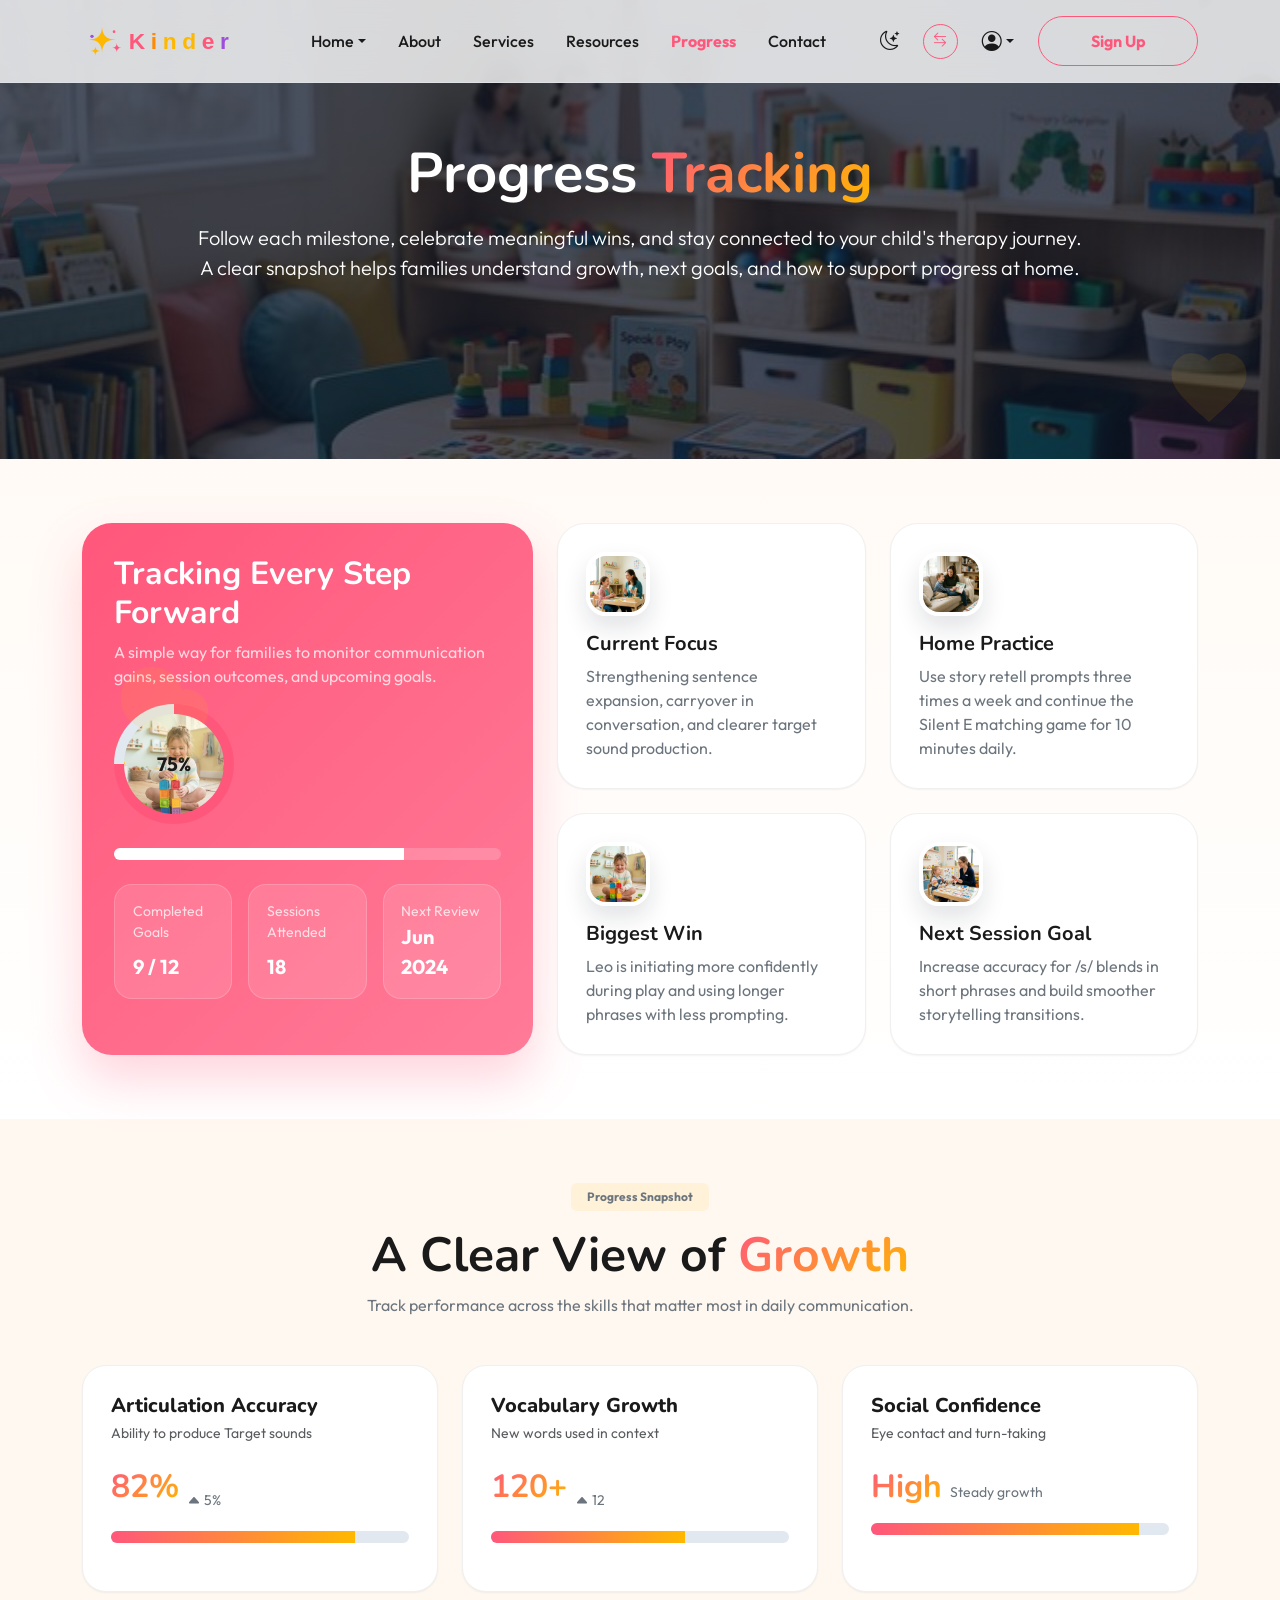
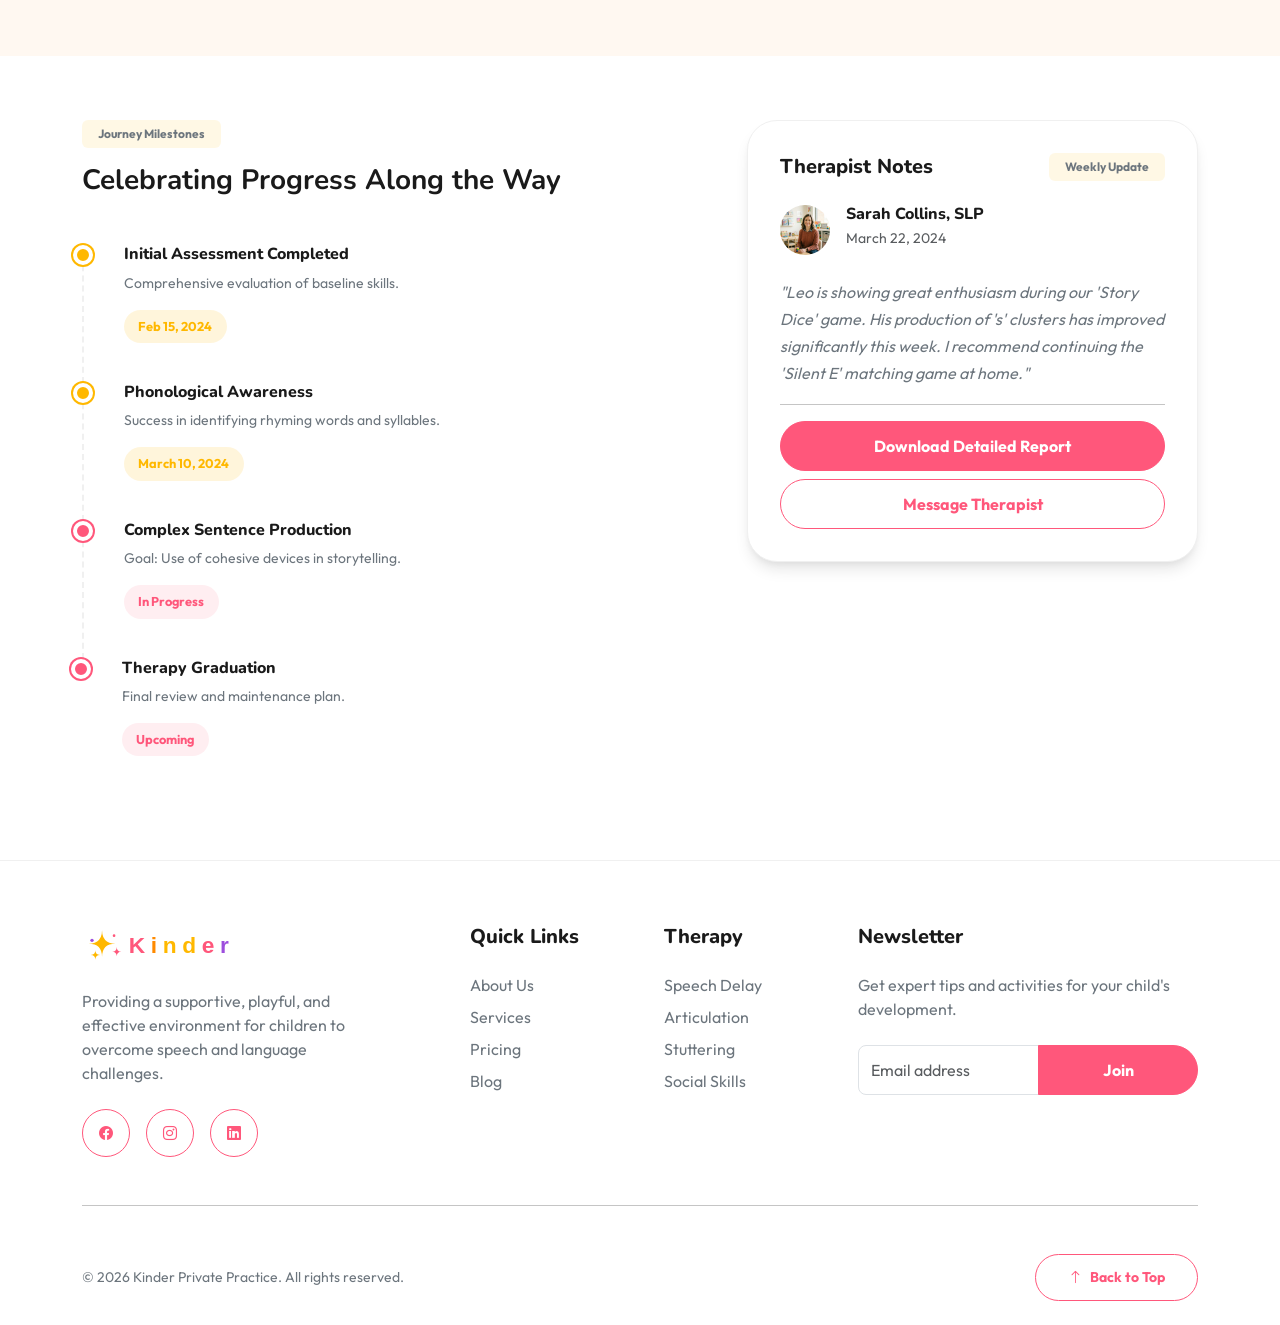
<file: progress.html>
<!DOCTYPE html>
<html lang="en" data-bs-theme="light">

<head>
    <meta charset="UTF-8">
    <meta name="viewport" content="width=device-width, initial-scale=1.0">
    <title>Progress Tracking - Kinder Speech Therapy</title>
    <meta name="description"
        content="Track your child's speech therapy progress with Kinderly. Monitor milestones, view session notes, and see communication growth over time. Advanced analytics for parents and therapists.">
    <meta name="keywords"
        content="progress tracking, therapy progress, session notes, milestones, child development tracking">
    <meta name="author" content="Kinder Speech Therapy">
    <meta property="og:title" content="Progress Tracking - Kinder">
    <meta property="og:description"
        content="Monitor your child's speech therapy progress with detailed tracking and insights.">
    <meta property="og:type" content="website">
    <meta name="twitter:card" content="summary">
    <meta name="twitter:title" content="Kinder Progress Tracking">
    <meta name="twitter:description" content="Track your child's speech therapy progress.">
    <link rel="icon" type="image/svg+xml" href="assets/images/favicon.svg">
    <link href="https://cdn.jsdelivr.net/npm/bootstrap@5.3.2/dist/css/bootstrap.min.css" rel="stylesheet">
    <link rel="stylesheet" href="https://cdn.jsdelivr.net/npm/bootstrap-icons@1.11.2/font/bootstrap-icons.min.css">
    <link rel="stylesheet" href="assets/css/style.css">
    <link rel="stylesheet" id="rtlStyle" href="assets/css/rtl.css" disabled>
    <style>
        .progress-circle {
            width: 120px;
            height: 120px;
            border-radius: 50%;
            background: conic-gradient(var(--primary-color) var(--percentage), #e2e8f0 0);
            display: flex;
            align-items: center;
            justify-content: center;
            position: relative;
            overflow: hidden;
        }

        .progress-circle::after {
            content: attr(data-label);
            position: absolute;
            width: 100px;
            height: 100px;
            background: rgba(255, 255, 255, 0.96);
            background-image: linear-gradient(rgba(255, 255, 255, 0.18), rgba(255, 255, 255, 0.18)), url('assets/images/hero_2.png');
            background-size: cover;
            background-position: center;
            border-radius: 50%;
            display: flex;
            align-items: center;
            justify-content: center;
            font-weight: 700;
            font-size: 1.2rem;
            color: #1a1a1a;
        }

        .milestone-item {
            padding-left: 40px;
            position: relative;
            border-left: 2px dashed var(--border-color);
            padding-bottom: 40px;
        }

        .milestone-item:last-child {
            border-left: none;
        }

        .milestone-dot {
            position: absolute;
            left: -11px;
            top: 0;
            width: 20px;
            height: 20px;
            border-radius: 50%;
            background: var(--primary-color);
            border: 4px solid var(--card-bg);
            box-shadow: 0 0 0 2px var(--primary-color);
        }

        .milestone-item.completed .milestone-dot {
            background: var(--accent-color);
            box-shadow: 0 0 0 2px var(--accent-color);
        }

        .chart-bar {
            height: 12px;
            border-radius: 6px;
            background: #e2e8f0;
            overflow: hidden;
            margin-bottom: 20px;
        }

        .chart-fill {
            height: 100%;
            background: linear-gradient(90deg, var(--primary-color), var(--accent-color));
            transition: width 1s ease-out;
        }

        .progress-hero {
            background: linear-gradient(rgba(15, 23, 42, 0.75), rgba(15, 23, 42, 0.75)), url('assets/images/contact-hero-bg.png');
            background-size: cover;
            background-position: center;
            background-repeat: no-repeat;
        }

        [data-bs-theme="dark"] .progress-hero {
            background: linear-gradient(rgba(2, 6, 23, 0.85), rgba(2, 6, 23, 0.85)), url('assets/images/contact-hero-bg.png');
            background-size: cover;
            background-position: center;
            background-repeat: no-repeat;
        }

        .progress-overview-section {
            background: linear-gradient(180deg, rgba(255, 248, 241, 0.7) 0%, rgba(255, 255, 255, 0) 100%);
        }

        [data-bs-theme="dark"] .progress-overview-section {
            background: linear-gradient(180deg, rgba(30, 41, 59, 0.5) 0%, rgba(15, 23, 42, 0) 100%);
        }

        .progress-summary-card {
            border: 1px solid var(--border-color);
            border-radius: 28px;
            background: var(--card-bg);
            box-shadow: var(--shadow-sm);
            padding: 1.75rem;
            height: 100%;
            transition: transform 0.3s ease, box-shadow 0.3s ease;
        }

        .progress-summary-card:hover {
            transform: translateY(-6px);
            box-shadow: var(--shadow-lg);
        }

        .progress-summary-media {
            width: 64px;
            height: 64px;
            border-radius: 20px;
            overflow: hidden;
            margin-bottom: 1rem;
            border: 4px solid #ffffff;
            box-shadow: 0 12px 24px rgba(15, 23, 42, 0.12);
        }

        .progress-summary-media img {
            width: 100%;
            height: 100%;
            object-fit: cover;
        }

        .progress-highlight-card {
            border-radius: 30px;
            padding: 2rem;
            background: linear-gradient(135deg, var(--primary-color), #ff7b98);
            color: white;
            box-shadow: 0 24px 50px rgba(255, 87, 123, 0.25);
        }

        .progress-panel-card {
            border-radius: 30px;
            padding: 2rem;
            background: var(--card-bg);
            border: 1px solid var(--border-color);
            box-shadow: var(--shadow-sm);
            height: 100%;
        }

        .progress-stat-chip {
            border-radius: 18px;
            padding: 1rem 1.1rem;
            background: rgba(255, 255, 255, 0.12);
            border: 1px solid rgba(255, 255, 255, 0.18);
            height: 100%;
            min-height: 96px;
            display: flex;
            flex-direction: column;
            justify-content: space-between;
        }

        .progress-grid-card {
            border-radius: 24px;
            background: var(--card-bg);
            border: 1px solid var(--border-color);
            box-shadow: var(--shadow-sm);
            padding: 1.75rem;
            height: 100%;
        }

        .progress-grid-card h5 {
            margin-bottom: 0.35rem;
        }

        .progress-section-title {
            color: var(--text-primary);
        }

        .progress-note-card {
            border-radius: 30px;
            background: var(--card-bg);
            border: 1px solid var(--border-color);
            box-shadow: var(--shadow-lg);
            padding: 2rem;
        }

        .progress-note-quote {
            font-style: italic;
            line-height: 1.7;
        }

        .milestone-badge {
            border-radius: 999px;
            padding: 0.45rem 0.9rem;
            font-size: 0.8rem;
            font-weight: 700;
            display: inline-block;
        }

        .milestone-badge.completed {
            background: rgba(255, 184, 0, 0.14);
            color: var(--secondary-color);
        }

        .milestone-badge.pending {
            background: rgba(255, 87, 123, 0.1);
            color: var(--primary-color);
        }

        [data-bs-theme="dark"] .progress-grid-card,
        [data-bs-theme="dark"] .progress-summary-card,
        [data-bs-theme="dark"] .progress-panel-card,
        [data-bs-theme="dark"] .progress-note-card {
            background: #121212;
            border-color: #2D2D2D;
        }

        [data-bs-theme="dark"] .progress-summary-media {
            border-color: #2D2D2D;
            box-shadow: 0 12px 24px rgba(0, 0, 0, 0.5);
        }

        [data-bs-theme="dark"] .chart-bar {
            background: #2D2D2D;
        }

        [data-bs-theme="dark"] .progress-circle::after {
            color: #FFFFFF;
            background-image: linear-gradient(rgba(0, 0, 0, 0.4), rgba(0, 0, 0, 0.4)), url('assets/images/hero_2.png');
        }

        [data-bs-theme="dark"] .text-muted {
            color: #cbd5e1 !important;
        }

        /* ===== MOBILE OVERFLOW FIX ===== */
        body {
            overflow-x: hidden;
        }

        @media (max-width: 767.98px) {
            .progress-highlight-card {
                padding: 1.5rem;
            }

            /* Stack stat chips in a single column on very small screens */
            .progress-stat-chip {
                min-height: auto;
                padding: 0.75rem 1rem;
            }

            /* Prevent milestone timeline text overflow */
            .milestone-item {
                padding-left: 28px;
                word-break: break-word;
            }

            /* Ensure note card doesn't overflow */
            .progress-note-card {
                padding: 1.25rem;
                word-break: break-word;
            }

            /* Progress circle - keep it centred and contained */
            .progress-circle {
                width: 100px;
                height: 100px;
            }
            .progress-circle::after {
                width: 84px;
                height: 84px;
                font-size: 1rem;
            }

            /* Constrain container padding */
            .container {
                padding-left: 1rem;
                padding-right: 1rem;
            }

            /* Section horizontal padding */
            section {
                overflow-x: hidden;
            }
        }
    </style>
</head>

<body>
    <div class="decorative-bg">
        <svg class="deco-shape float-slow" width="110" height="110" viewBox="0 0 24 24"
            style="top: 14%; left: -2%; color: var(--primary-color);">
            <path fill="currentColor"
                d="M12 1L14.39 8.26H22L15.81 12.75L18.19 20L12 15.5L5.81 20L8.19 12.75L2 8.26H9.61L12 1Z" />
        </svg>
        <svg class="deco-shape float-slow-reverse" width="90" height="90" viewBox="0 0 24 24"
            style="top: 38%; right: 2%; color: var(--secondary-color);">
            <path fill="currentColor"
                d="M12 21.35L10.55 20.03C5.4 15.36 2 12.27 2 8.5C2 5.41 4.41 3 7.5 3C9.24 3 10.91 3.81 12 5.08C13.09 3.81 14.76 3 16.5 3C19.59 3 22 5.41 22 8.5C22 12.27 18.6 15.36 13.45 20.03L12 21.35Z" />
        </svg>
        <svg class="deco-shape float-slow" width="150" height="150" viewBox="0 0 24 24"
            style="bottom: 12%; left: 6%; color: var(--accent-color);">
            <path fill="currentColor"
                d="M17.5 19C15.01 19 13 16.99 13 14.5C13 14.36 13.01 14.23 13.03 14.1C12.7 14.04 12.35 14 12 14C9.24 14 7 11.76 7 9C7 6.24 9.24 4 12 4C14.31 4 16.25 5.56 16.8 7.69C17.03 7.62 17.26 7.59 17.5 7.59C19.43 7.59 21 9.16 21 11.09C21 11.85 20.76 12.55 20.35 13.13C20.75 13.75 21 14.47 21 15.25C21 17.32 19.43 19 17.5 19Z" />
        </svg>
    </div>

    <nav class="navbar navbar-expand-lg fixed-top border-bottom">
        <div class="container">
            <a class="navbar-brand" href="index.html">
                <img src="assets/images/logo.svg" alt="Kinderly Logo" height="40">
            </a>

            <div class="d-flex align-items-center gap-3 d-lg-none">
                <button class="theme-toggle" id="themeToggleMobile">
                    <i class="bi bi-moon-stars"></i>
                </button>
                <button class="navbar-toggler border-0" type="button" data-bs-toggle="offcanvas"
                    data-bs-target="#mobileMenu">
                    <span class="navbar-toggler-icon"></span>
                </button>
            </div>

            <div class="collapse navbar-collapse" id="navbarNav">
                <ul class="navbar-nav mx-auto">
                    <li class="nav-item dropdown">
                        <a class="nav-link dropdown-toggle" href="#" role="button" data-bs-toggle="dropdown">Home</a>
                        <ul class="dropdown-menu">
                            <li><a class="dropdown-item" href="index.html">Home 1 (Classic)</a></li>
                            <li><a class="dropdown-item" href="home-2.html">Home 2 (Modern)</a></li>
                        </ul>
                    </li>
                    <li class="nav-item"><a class="nav-link" href="about.html">About</a></li>
                    <li class="nav-item"><a class="nav-link" href="services.html">Services</a></li>
                    <li class="nav-item"><a class="nav-link" href="resources.html">Resources</a></li>
                    <li class="nav-item"><a class="nav-link active" href="progress.html">Progress</a></li>
                    <li class="nav-item"><a class="nav-link" href="contact.html">Contact</a></li>
                </ul>
                <div class="d-flex align-items-center gap-3">
                    <button class="theme-toggle d-none d-lg-block" id="themeToggle" title="Toggle Theme">
                        <i class="bi bi-moon-stars"></i>
                    </button>
                    <button
                        class="btn btn-outline-primary btn-sm rounded-circle d-none d-lg-flex align-items-center justify-content-center"
                        id="rtlToggle" style="width: 35px; height: 35px;" title="Toggle RTL">
                        <i class="bi bi-arrow-left-right"></i>
                    </button>
                    <div class="nav-item dropdown">
                        <a class="nav-link dropdown-toggle d-flex align-items-center" href="#" role="button"
                            data-bs-toggle="dropdown">
                            <i class="bi bi-person-circle fs-5"></i>
                        </a>
                        <ul class="dropdown-menu dropdown-menu-end">
                            <li><a class="dropdown-item" href="dashboard.html?role=admin">Admin Dashboard</a></li>
                            <li><a class="dropdown-item" href="dashboard.html?role=parent">Parents Dashboard</a></li>
                        </ul>
                    </div>
                    <a href="register.html" class="btn btn-outline-primary px-4 d-none d-lg-block">Sign Up</a>
                </div>
            </div>
        </div>
    </nav>

    <!-- Mobile Menu (Offcanvas) -->
    <div class="offcanvas offcanvas-end" tabindex="-1" id="mobileMenu">
        <div class="offcanvas-header border-bottom">
            <h5 class="offcanvas-title fw-bold color-primary">Menu</h5>
            <button type="button" class="btn-close" data-bs-dismiss="offcanvas" aria-label="Close"></button>
        </div>
        <div class="offcanvas-body">
            <ul class="navbar-nav gap-3">
                <li class="nav-item"><a class="nav-link" href="index.html">Home 1</a></li>
                <li class="nav-item"><a class="nav-link" href="home-2.html">Home 2</a></li>
                <li class="nav-item"><a class="nav-link" href="about.html">About</a></li>
                <li class="nav-item"><a class="nav-link" href="services.html">Services</a></li>
                <li class="nav-item"><a class="nav-link" href="resources.html">Resources</a></li>
                <li class="nav-item"><a class="nav-link active" href="progress.html">Progress</a></li>
                <li class="nav-item"><a class="nav-link" href="contact.html">Contact</a></li>
                <li class="nav-item"><a class="nav-link" href="dashboard.html?role=admin">Admin Dashboard</a></li>
                <li class="nav-item"><a class="nav-link" href="dashboard.html?role=parent">Parent Dashboard</a></li>
                <hr>
                <li class="nav-item">
                    <button class="btn btn-outline-primary w-100 mb-3" id="rtlToggleMobile">
                        <i class="bi bi-arrow-left-right me-2"></i> RTL Mode
                    </button>
                </li>
                <li class="nav-item d-grid gap-2">
                    <a class="btn btn-outline-primary" href="register.html">Sign Up</a>
                </li>
            </ul>
        </div>
    </div>

    <!-- Progress Hero -->
    <header class="contact-hero progress-hero reveal">
        <div class="container">
            <h1 class="fw-bold">Progress <span class="text-gradient">Tracking</span></h1>
            <p class="lead mb-0">Follow each milestone, celebrate meaningful wins, and stay connected to your child's
                therapy journey.</p>
            <p class="lead">A clear snapshot helps families understand growth, next goals, and how to support progress
                at home.</p>
        </div>
    </header>

    <!-- Progress Overview -->
    <section class="progress-overview-section">
        <div class="container">
            <div class="row g-4 align-items-stretch">
                <div class="col-lg-5 reveal">
                    <div class="progress-highlight-card h-100 text-center text-lg-start">
                        <div
                            class="d-flex flex-wrap justify-content-center justify-content-lg-between align-items-center align-items-lg-start gap-3 mb-4">
                            <div>

                                <h2 class="fw-bold mb-2">Tracking Every Step Forward</h2>
                                <p class="mb-0 opacity-75">A simple way for families to monitor communication gains,
                                    session outcomes, and upcoming goals.</p>
                            </div>
                            <div class="progress-circle mx-auto mx-lg-0" style="--percentage: 75%;" data-label="75%"></div>
                        </div>
                        <div class="progress mb-4" style="height: 12px; background: rgba(255,255,255,0.18);">
                            <div class="progress-bar bg-white" style="width: 75%"></div>
                        </div>
                        <div class="row g-3 justify-content-center">
                            <div class="col-4">
                                <div class="progress-stat-chip">
                                    <div class="small opacity-75">Completed Goals</div>
                                    <div class="fw-bold fs-5">9 / 12</div>
                                </div>
                            </div>
                            <div class="col-4">
                                <div class="progress-stat-chip">
                                    <div class="small opacity-75">Sessions Attended</div>
                                    <div class="fw-bold fs-5">18</div>
                                </div>
                            </div>
                            <div class="col-4">
                                <div class="progress-stat-chip">
                                    <div class="small opacity-75">Next Review</div>
                                    <div class="fw-bold fs-5">Jun 2024</div>
                                </div>
                            </div>
                        </div>
                    </div>
                </div>
                <div class="col-lg-7">
                    <div class="row g-4">
                        <div class="col-md-6 reveal">
                            <div class="progress-summary-card text-center text-md-start">
                                <div class="progress-summary-media mx-auto mx-md-0">
                                    <img src="assets/images/hero_1.png" alt="Child communication support session">
                                </div>
                                <h5 class="fw-bold">Current Focus</h5>
                                <p class="text-secondary mb-0">Strengthening sentence expansion, carryover in
                                    conversation, and clearer target sound production.</p>
                            </div>
                        </div>
                        <div class="col-md-6 reveal" style="transition-delay: 0.1s;">
                            <div class="progress-summary-card text-center text-md-start">
                                <div class="progress-summary-media mx-auto mx-md-0">
                                    <img src="assets/images/card_parent.png" alt="Parent-guided home practice support">
                                </div>
                                <h5 class="fw-bold">Home Practice</h5>
                                <p class="text-secondary mb-0">Use story retell prompts three times a week and continue
                                    the Silent E matching game for 10 minutes daily.</p>
                            </div>
                        </div>
                        <div class="col-md-6 reveal" style="transition-delay: 0.2s;">
                            <div class="progress-summary-card text-center text-md-start">
                                <div class="progress-summary-media mx-auto mx-md-0">
                                    <img src="assets/images/hero_2.png" alt="Child celebrating progress in therapy">
                                </div>
                                <h5 class="fw-bold">Biggest Win</h5>
                                <p class="text-secondary mb-0">Leo is initiating more confidently during play and using
                                    longer phrases with less prompting.</p>
                            </div>
                        </div>
                        <div class="col-md-6 reveal" style="transition-delay: 0.3s;">
                            <div class="progress-summary-card text-center text-md-start">
                                <div class="progress-summary-media mx-auto mx-md-0">
                                    <img src="assets/images/card_school.png" alt="Structured school readiness planning">
                                </div>
                                <h5 class="fw-bold">Next Session Goal</h5>
                                <p class="text-secondary mb-0">Increase accuracy for /s/ blends in short phrases and
                                    build smoother storytelling transitions.</p>
                            </div>
                        </div>
                    </div>
                </div>
            </div>
        </div>
    </section>

    <!-- Detailed Stats -->
    <section class="bg-light-soft">
        <div class="container">
            <div class="text-center mb-5 reveal">
                <span class="badge bg-secondary-soft text-secondary px-3 py-2 mb-3">Progress Snapshot</span>
                <h2 class="display-5 fw-bold progress-section-title">A Clear View of <span class="text-gradient">Growth</span></h2>
                <p class="text-secondary">Track performance across the skills that matter most in daily communication.
                </p>
            </div>
            <div class="row g-4">
                <div class="col-md-4 reveal">
                    <div class="progress-grid-card">
                        <h5>Articulation Accuracy</h5>
                        <p class="text-muted small mb-4">Ability to produce Target sounds</p>
                        <div class="d-flex align-items-end gap-2 mb-3">
                            <h2 class="mb-2 fw-bold text-gradient">82%</h2>
                            <span class="text-secondary small mb-1"><i class="bi bi-caret-up-fill"></i> 5%</span>
                        </div>
                        <div class="chart-bar">
                            <div class="chart-fill" style="width: 82%"></div>
                        </div>
                    </div>
                </div>
                <div class="col-md-4 reveal" style="transition-delay: 0.1s;">
                    <div class="progress-grid-card">
                        <h5>Vocabulary Growth</h5>
                        <p class="text-muted small mb-4">New words used in context</p>
                        <div class="d-flex align-items-end gap-2 mb-3">
                            <h2 class="mb-2 fw-bold text-gradient">120+</h2>
                            <span class="text-secondary small mb-1"><i class="bi bi-caret-up-fill"></i> 12</span>
                        </div>
                        <div class="chart-bar">
                            <div class="chart-fill" style="width: 65%"></div>
                        </div>
                    </div>
                </div>
                <div class="col-md-4 reveal" style="transition-delay: 0.2s;">
                    <div class="progress-grid-card">
                        <h5>Social Confidence</h5>
                        <p class="text-muted small mb-4">Eye contact and turn-taking</p>
                        <div class="d-flex align-items-end gap-2 mb-3">
                            <h2 class="mb-0 fw-bold text-gradient">High</h2>
                            <span class="text-secondary small mb-1">Steady growth</span>
                        </div>
                        <div class="chart-bar">
                            <div class="chart-fill" style="width: 90%"></div>
                        </div>
                    </div>
                </div>
            </div>
        </div>
    </section>

    <!-- Milestone Timeline -->
    <section>
        <div class="container">
            <div class="row">
                <div class="col-lg-6 reveal">
                    <span class="badge bg-secondary-soft text-secondary px-3 py-2 mb-3">Journey Milestones</span>
                    <h3 class="fw-bold mb-5">Celebrating Progress Along the Way</h3>
                    <div class="milestone-item completed">
                        <div class="milestone-dot"></div>
                        <h6>Initial Assessment Completed</h6>
                        <p class="text-secondary small">Comprehensive evaluation of baseline skills.</p>
                        <span class="milestone-badge completed">Feb 15, 2024</span>
                    </div>
                    <div class="milestone-item completed">
                        <div class="milestone-dot"></div>
                        <h6>Phonological Awareness</h6>
                        <p class="text-secondary small">Success in identifying rhyming words and syllables.</p>
                        <span class="milestone-badge completed">March 10, 2024</span>
                    </div>
                    <div class="milestone-item">
                        <div class="milestone-dot"></div>
                        <h6>Complex Sentence Production</h6>
                        <p class="text-secondary small">Goal: Use of cohesive devices in storytelling.</p>
                        <span class="milestone-badge pending">In Progress</span>
                    </div>
                    <div class="milestone-item">
                        <div class="milestone-dot"></div>
                        <h6>Therapy Graduation</h6>
                        <p class="text-secondary small">Final review and maintenance plan.</p>
                        <span class="milestone-badge pending">Upcoming</span>
                    </div>
                </div>
                <div class="col-lg-5 offset-lg-1 reveal" style="transition-delay: 0.2s;">
                    <div class="progress-note-card">
                        <div class="d-flex justify-content-between align-items-center gap-3 mb-4">
                            <h5 class="mb-0">Therapist Notes</h5>
                            <span class="badge bg-secondary-soft text-secondary px-3 py-2">Weekly Update</span>
                        </div>
                        <div class="d-flex gap-3 mb-4">
                            <img src="assets/images/team_1.png" class="rounded-circle object-fit-cover" width="50"
                                height="50" alt="SLP">
                            <div>
                                <h6 class="mb-1">Sarah Collins, SLP</h6>
                                <p class="mb-0 text-muted small">March 22, 2024</p>
                            </div>
                        </div>
                        <p class="text-secondary progress-note-quote">"Leo is showing great enthusiasm during our 'Story
                            Dice' game. His production of 's' clusters has improved significantly this week. I recommend
                            continuing the 'Silent E' matching game at home."</p>
                        <hr>
                        <div class="d-grid gap-2">
                            <a href="dashboard.html" class="btn btn-primary rounded-pill">Download Detailed Report</a>
                            <a href="contact.html" class="btn btn-outline-primary rounded-pill">Message Therapist</a>
                        </div>
                    </div>
                </div>
            </div>
        </div>
    </section>

    <!-- Footer -->
    <footer>
        <div class="container">
            <div class="row g-5">
                <div class="col-lg-4">
                    <a class="navbar-brand mb-4 fs-3" href="index.html">
                        <img src="assets/images/logo.svg" alt="Kinder Logo" height="40">
                    </a>
                    <p class="text-secondary pe-lg-5">Providing a supportive, playful, and effective environment for
                        children to overcome speech and language challenges.</p>
                    <div class="d-flex gap-3 mt-4">
                        <a href="#" class="btn btn-outline-primary btn-sm rounded-circle"><i
                                class="bi bi-facebook"></i></a>
                        <a href="#" class="btn btn-outline-primary btn-sm rounded-circle"><i
                                class="bi bi-instagram"></i></a>
                        <a href="#" class="btn btn-outline-primary btn-sm rounded-circle"><i
                                class="bi bi-linkedin"></i></a>
                    </div>
                </div>
                <div class="col-md-4 col-lg-2">
                    <h5 class="mb-4">Quick Links</h5>
                    <ul class="list-unstyled footer-links">
                        <li class="mb-2"><a href="about.html" class="text-decoration-none text-secondary">About Us</a>
                        </li>
                        <li class="mb-2"><a href="services.html"
                                class="text-decoration-none text-secondary">Services</a></li>
                        <li class="mb-2"><a href="pricing.html" class="text-decoration-none text-secondary">Pricing</a>
                        </li>
                        <li class="mb-2"><a href="blog.html" class="text-decoration-none text-secondary">Blog</a></li>
                    </ul>
                </div>
                <div class="col-md-4 col-lg-2">
                    <h5 class="mb-4">Therapy</h5>
                    <ul class="list-unstyled footer-links">
                        <li class="mb-2"><a href="#" class="text-decoration-none text-secondary">Speech Delay</a></li>
                        <li class="mb-2"><a href="#" class="text-decoration-none text-secondary">Articulation</a></li>
                        <li class="mb-2"><a href="#" class="text-decoration-none text-secondary">Stuttering</a></li>
                        <li class="mb-2"><a href="#" class="text-decoration-none text-secondary">Social Skills</a></li>
                    </ul>
                </div>
                <div class="col-md-4 col-lg-4">
                    <h5 class="mb-4">Newsletter</h5>
                    <p class="text-secondary mb-4">Get expert tips and activities for your child's development.</p>
                    <div class="input-group mb-3">
                        <input type="email" class="form-control rounded-start-3" placeholder="Email address">
                        <button class="btn btn-primary px-4" type="button">Join</button>
                    </div>
                </div>
            </div>
            <hr class="my-5 border-color">
            <div class="d-flex flex-column flex-md-row justify-content-between align-items-center gap-3">
                <p class="mb-0 text-secondary small">&copy; 2026 Kinder Private Practice. All rights reserved.</p>
                <div class="d-flex gap-2">
                    <button class="btn btn-outline-primary btn-sm rounded-pill"
                        onclick="window.scrollTo({top: 0, behavior: 'smooth'})">
                        <i class="bi bi-arrow-up me-2"></i> Back to Top
                    </button>
                </div>
            </div>
        </div>
    </footer>

    <script src="https://cdn.jsdelivr.net/npm/bootstrap@5.3.2/dist/js/bootstrap.bundle.min.js"></script>
    <script src="assets/js/main.js"></script>
</body>

</html>
</file>
<file: assets/css/style.css>
/* 
 * Speech Therapy for Children - Private Practice
 * Premium Design System
 */

/* --- Fonts --- */
/* --- Fonts --- */
@import url('https://fonts.googleapis.com/css2?family=Nunito:wght@400;500;600;700;800&family=Outfit:wght@300;400;500;600;700&display=swap');

:root {
    /* Brand Colors */
    --primary-color: #FF577B;
    /* Official Pink */
    --secondary-color: #ffb800;
    /* Official Yellow/Orange */
    --accent-color: #ffb800;
    /* Consistent with Secondary */
    --vibrant-yellow: var(--secondary-color);
    /* Happy Yellow */
    --pastel-pink: #FCE4EC;
    /* Soft Pink BG */
    --pastel-blue: #FFF8E1;
    /* Soft Yellow/Cream BG instead of blue */
    --pastel-green: #E8F5E9;
    /* Soft Green BG */

    /* Spacing System */
    --sp-8: 8px;
    --sp-16: 16px;
    --sp-24: 24px;
    --sp-32: 32px;
    --sp-48: 48px;
    --sp-64: 64px;

    /* Light Mode Constants (Default) */
    --bg-color: #ffffff;
    --card-bg: #ffffff;
    --text-primary: #1a1a1a;
    --text-secondary: #666666;
    --nav-bg: rgba(255, 255, 255, 0.8);
    --border-color: #f0f0f0;
    --shadow-sm: 0 1px 2px 0 rgba(0, 0, 0, 0.05);
    --shadow-md: 0 4px 6px -1px rgba(0, 0, 0, 0.1), 0 2px 4px -1px rgba(0, 0, 0, 0.06);
    --shadow-lg: 0 10px 15px -3px rgba(0, 0, 0, 0.1), 0 4px 6px -2px rgba(0, 0, 0, 0.05);
}

[data-bs-theme="dark"] {
    --bg-color: #000000;
    --card-bg: #121212;
    --text-primary: #FFFFFF;
    --text-secondary: #BBBBBB;
    --nav-bg: rgba(0, 0, 0, 0.9);
    --border-color: #2D2D2D;
    --shadow-sm: 0 1px 2px 0 rgba(0, 0, 0, 0.6);
    --shadow-md: 0 4px 6px -1px rgba(0, 0, 0, 0.8), 0 2px 4px -1px rgba(0, 0, 0, 0.4);
    --shadow-lg: 0 10px 15px -3px rgba(0, 0, 0, 0.9), 0 4px 6px -2px rgba(0, 0, 0, 0.6);
}

/* --- Base Styles --- */
body {
    font-family: 'Outfit', sans-serif;
    background-color: var(--bg-color);
    color: var(--text-primary);
    transition: background-color 0.3s ease, color 0.3s ease;
    overflow-x: hidden;
}

/* --- Brand Color Overrides (Replacing Blue) --- */
.text-primary {
    color: var(--primary-color) !important;
}

.bg-primary {
    background-color: var(--primary-color) !important;
}

.border-primary {
    border-color: var(--primary-color) !important;
}

h1,
h2,
h3,
h4,
h5,
h6 {
    font-family: 'Nunito', sans-serif;
    font-weight: 800;
}

/* --- Layout Components --- */
.navbar {
    background-color: var(--nav-bg) !important;
    backdrop-filter: blur(15px);
    -webkit-backdrop-filter: blur(15px);
    border-bottom: 1px solid var(--border-color);
    padding: var(--sp-16) 0;
    transition: all 0.4s cubic-bezier(0.165, 0.84, 0.44, 1);
    z-index: 1050;
}

.navbar.navbar-scrolled {
    background-color: var(--bg-color) !important;
    box-shadow: 0 10px 30px rgba(0, 0, 0, 0.08);
    padding: 12px 0;
}

[data-bs-theme="dark"] .navbar.navbar-scrolled {
    background-color: #000000 !important;
    border-bottom: 1px solid #2D2D2D;
    box-shadow: 0 10px 40px rgba(0, 0, 0, 0.4);
}

.navbar-brand {
    font-weight: 700;
    color: var(--primary-color) !important;
    display: flex;
    align-items: center;
    gap: var(--sp-8);
}

.nav-link {
    color: var(--text-primary) !important;
    font-weight: 500;
    margin: 0 var(--sp-8);
}

.nav-link:hover,
.nav-link.active,
.dropdown-item.active,
.dropdown-item:active {
    color: var(--primary-color) !important;
    background-color: transparent !important;
    font-weight: 700;
}

/* --- Buttons --- */
.btn-primary,
.btn-outline-primary,
.btn-secondary,
.btn-outline-secondary,
.btn-accent {
    padding: 12px 32px;
    border-radius: 50px;
    font-weight: 700;
    min-width: 160px;
    /* Standardize size for Book Now/Signup */
    display: inline-flex;
    align-items: center;
    justify-content: center;
    transition: all 0.3s ease;
}

.btn-primary {
    background-color: var(--primary-color);
    border-color: var(--primary-color);
}

.btn-outline-primary {
    color: var(--primary-color);
    border-color: var(--primary-color);
}

.btn-secondary {
    background-color: var(--secondary-color);
    border-color: var(--secondary-color);
}

.btn-accent {
    background-color: var(--accent-color);
    border-color: var(--accent-color);
    color: white;
}

/* Button Hover Styles - Override Bootstrap Blue */
.btn-primary:hover {
    background-color: var(--secondary-color) !important;
    border-color: var(--secondary-color) !important;
    color: white !important;
}

.btn-outline-primary:hover {
    background-color: var(--secondary-color) !important;
    border-color: var(--secondary-color) !important;
    color: white !important;
}

.btn-secondary:hover,
.btn-outline-secondary:hover {
    background-color: var(--primary-color) !important;
    border-color: var(--primary-color) !important;
    color: white !important;
}

.btn-accent:hover {
    background-color: var(--primary-color) !important;
    border-color: var(--primary-color) !important;
    color: white !important;
}

/* Fix for circular buttons to ensure they remain perfect circles */
.btn.rounded-circle {
    min-width: 0 !important;
    padding: 0 !important;
}

/* --- Sections --- */
section {
    padding: var(--sp-64) 0;
}

/* --- Cards --- */
.premium-card {
    background-color: var(--card-bg);
    border: 1px solid var(--border-color);
    border-radius: 20px;
    padding: var(--sp-32);
    box-shadow: var(--shadow-sm);
    transition: transform 0.3s ease, box-shadow 0.3s ease;
}

.premium-card:hover {
    transform: translateY(-5px);
    box-shadow: var(--shadow-lg);
}

.premium-card.border-hover-primary:hover {
    border-color: var(--primary-color) !important;
}

.premium-card.border-hover-secondary:hover {
    border-color: var(--secondary-color) !important;
}

.premium-card.border-hover-accent:hover {
    border-color: var(--accent-color) !important;
}

/* --- Animations --- */
.reveal {
    opacity: 0;
    transform: translateY(30px);
    transition: all 0.8s ease-out;
}

.reveal.active {
    opacity: 1;
    transform: translateY(0);
}

@keyframes softFloat {

    0%,
    100% {
        transform: translateY(0);
    }

    50% {
        transform: translateY(-20px);
    }
}

.float-anim {
    animation: softFloat 4s ease-in-out infinite;
}

@keyframes diagonalSlide {
    0% {
        transform: translate(-50px, -50px);
        opacity: 0;
    }

    100% {
        transform: translate(0, 0);
        opacity: 1;
    }
}

.diag-slide {
    animation: diagonalSlide 1s forwards cubic-bezier(0.16, 1, 0.3, 1);
}

/* --- Theme Toggle --- */
.theme-toggle {
    cursor: pointer;
    background: none;
    border: none;
    color: var(--text-primary);
    font-size: 1.2rem;
    padding: var(--sp-8);
}

/* --- Footer --- */
footer {
    background-color: var(--card-bg);
    border-top: 1px solid var(--border-color);
    padding: var(--sp-64) 0 var(--sp-24);
}

/* Footer Social Icons - Perfect Circle */
footer .btn.rounded-circle {
    width: 48px;
    height: 48px;
    padding: 0 !important;
    display: flex;
    align-items: center;
    justify-content: center;
    aspect-ratio: 1/1;
    flex-shrink: 0;
    transition: all 0.3s ease;
}

footer .btn.rounded-circle:hover {
    background-color: var(--primary-color) !important;
    border-color: var(--primary-color) !important;
    color: white !important;
}

/* Footer Links Hover State */
.footer-links a {
    transition: color 0.3s ease;
}

.footer-links a:hover {
    color: var(--primary-color) !important;
}

/* --- Utils --- */
.text-gradient {
    background: linear-gradient(135deg, var(--primary-color), var(--accent-color));
    -webkit-background-clip: text;
    background-clip: text;
    -webkit-text-fill-color: transparent;
}

/* --- Hero Redesign Shapes --- */
.hero-blob-bg {
    position: absolute;
    width: 600px;
    height: 600px;
    background: linear-gradient(135deg, var(--pastel-pink), var(--pastel-blue));
    border-radius: 40% 60% 70% 30% / 40% 50% 60% 50%;
    filter: blur(80px);
    z-index: -1;
    animation: blobMorph 10s infinite alternate;
}

@keyframes blobMorph {
    0% {
        border-radius: 40% 60% 70% 30% / 40% 50% 60% 50%;
    }

    100% {
        border-radius: 60% 40% 30% 70% / 60% 30% 70% 40%;
    }
}

.floating-card {
    background: var(--card-bg);
    padding: 15px 20px;
    border-radius: 16px;
    box-shadow: var(--shadow-lg);
    display: flex;
    align-items: center;
    gap: 12px;
    position: absolute;
    z-index: 10;
    animation: floatCard 4s ease-in-out infinite;
    border: 1px solid var(--border-color);
}

@keyframes floatCard {

    0%,
    100% {
        transform: translateY(0);
    }

    50% {
        transform: translateY(-15px);
    }
}

.hero-image-mask {
    border-radius: 50%;
    overflow: hidden;
    box-shadow: 0 20px 40px rgba(0, 0, 0, 0.1);
    border: 15px solid white;
    aspect-ratio: 1/1;
    transition: all 0.5s ease;
    background: white;
}

.hero-image-mask:hover {
    transform: scale(1.02);
}

/* --- Hero Carousel Customization --- */
.hero-carousel .carousel-indicators [data-bs-target] {
    width: 12px;
    height: 12px;
    border-radius: 50%;
    background-color: var(--primary-color);
    margin: 0 6px;
}

.hero-carousel .carousel-item {
    padding: 100px 0 150px;
    min-height: 85vh;
    display: flex;
    align-items: center;
}

/* --- Floating Icons & Decorative Elements --- */
.floating-element {
    position: absolute;
    z-index: 5;
    animation: softFloat 4s ease-in-out infinite;
    pointer-events: none;
}

.icon-sun {
    top: 10%;
    left: 5%;
    width: 80px;
    animation-delay: 0s;
}

.icon-blocks {
    top: 15%;
    right: 5%;
    width: 100px;
    animation-delay: 1s;
}

.icon-stars {
    bottom: 25%;
    left: 45%;
    width: 60px;
    animation-delay: 2s;
}

.icon-clouds {
    bottom: 20%;
    right: 10%;
    width: 120px;
    animation-delay: 1.5s;
}

/* --- Wavy Divider --- */
.hero-wavy-divider {
    position: absolute;
    bottom: -1px;
    left: 0;
    width: 100%;
    overflow: hidden;
    line-height: 0;
}

.hero-wavy-divider svg {
    position: relative;
    display: block;
    width: calc(100% + 1.3px);
    height: 80px;
}

.hero-wavy-divider .shape-fill {
    fill: var(--bg-color);
}

.highlight-circle {
    position: relative;
    z-index: 1;
}

.highlight-circle::after {
    content: '';
    position: absolute;
    bottom: 5px;
    left: 0;
    width: 100%;
    height: 12px;
    background: var(--vibrant-yellow);
    opacity: 0.4;
    z-index: -1;
    border-radius: 10px;
}

/* --- Feature Cards Redesign --- */
.features-section {
    padding: 100px 0;
    position: relative;
    z-index: 10;
}

.feature-card {
    border-radius: 30px;
    padding: 40px 30px 100px;
    height: 100%;
    position: relative;
    transition: all 0.4s cubic-bezier(0.175, 0.885, 0.32, 1.275);
    border: none;
    overflow: visible;
}

.feature-card:hover {
    transform: translateY(-10px);
    box-shadow: 0 30px 60px rgba(0, 0, 0, 0.15);
}

.feature-card.card-pink {
    background-color: var(--primary-color);
    color: white;
}

.feature-card.card-secondary {
    background-color: var(--secondary-color);
    color: white;
}

.feature-card.card-accent {
    background-color: var(--card-bg);
    color: var(--text-primary);
    border: 1px solid var(--border-color);
}

.feature-card .card-icon {
    font-size: 2.5rem;
    margin-bottom: 20px;
    display: none;
}

.feature-card .card-badge {
    font-size: 3rem;
    font-weight: 900;
    background: linear-gradient(135deg, var(--primary-color), var(--primary-color));
    -webkit-background-clip: text;
    background-clip: text;
    -webkit-text-fill-color: transparent;
    margin-bottom: 15px;
    display: block;
}

.feature-card h3 {
    font-size: 1.75rem;
    margin-bottom: 15px;
}

.feature-card p {
    opacity: 0.9;
    font-size: 1.1rem;
    margin-bottom: 0;
}

.feature-image-container {
    position: absolute;
    bottom: -60px;
    left: 50%;
    transform: translateX(-50%);
    width: 120px;
    height: 120px;
    border-radius: 50%;
    border: 8px solid white;
    background: white;
    overflow: hidden;
    box-shadow: 0 10px 20px rgba(0, 0, 0, 0.1);
    z-index: 5;
}

.feature-image-container img {
    width: 100%;
    height: 100%;
    object-fit: cover;
}

@media (max-width: 991px) {
    .feature-card {
        padding-bottom: 80px;
        margin-bottom: 80px;
    }
}

/* --- Team Section --- */
.team-section {
    padding: 100px 0;
    background: var(--light-bg);
}

.team-card {
    background: white;
    border-radius: 20px;
    padding: 30px;
    box-shadow: 0 10px 30px rgba(0, 0, 0, 0.05);
    transition: all 0.3s ease;
    text-align: center;
}

.team-card:hover {
    transform: translateY(-5px);
    box-shadow: 0 20px 40px rgba(0, 0, 0, 0.1);
}

.team-img {
    width: 150px;
    height: 150px;
    border-radius: 50%;
    margin-bottom: 20px;
    border: 5px solid var(--primary-color);
}

/* --- Process Section --- */
.process-section {
    padding: 100px 0;
}

.process-step {
    text-align: center;
    position: relative;
}

.step-icon {
    width: 80px;
    height: 80px;
    background: var(--primary-color);
    color: white;
    border-radius: 50%;
    display: flex;
    align-items: center;
    justify-content: center;
    margin: 0 auto 20px;
    font-size: 2rem;
}

/* --- Why Choose Us Cards --- */
.why-choose-card {
    transition: all 0.3s ease;
    cursor: pointer;
    border: none;
    box-shadow: 0 10px 30px rgba(0, 0, 0, 0.1);
}

.why-choose-card:hover {
    transform: translateY(-8px);
    box-shadow: 0 20px 40px rgba(0, 0, 0, 0.15);
}

.why-choose-card i {
    display: block;
    margin-bottom: 15px;
}

/* --- Milestone Image Cards --- */
.milestone-image-card {
    position: relative;
    border-radius: 24px;
    overflow: hidden;
    box-shadow: 0 15px 35px rgba(0, 0, 0, 0.1);
    transition: all 0.3s ease;
    background: white;
}

.milestone-image-card:hover {
    transform: translateY(-8px);
    box-shadow: 0 25px 45px rgba(0, 0, 0, 0.15);
}

.milestone-image-card img {
    width: 100%;
    height: 100%;
    object-fit: cover;
    display: block;
    border-radius: 24px;
}

.col-6 .milestone-image-card {
    aspect-ratio: 16 / 12;
}

.col-12 .milestone-image-card {
    aspect-ratio: 16 / 8;
}

.process-image {
    overflow: hidden;
    border-radius: 24px;
    height: 250px;
    margin-bottom: 20px;
    box-shadow: 0 10px 30px rgba(0, 0, 0, 0.15);
}

.process-image img {
    width: 100%;
    height: 100%;
    object-fit: cover;
    transition: transform 0.3s ease;
}

.process-step:hover .process-image img {
    transform: scale(1.05);
}

.step-number {
    position: absolute;
    top: 0;
    right: calc(50% - 50px);
    background: var(--vibrant-yellow);
    width: 30px;
    height: 30px;
    border-radius: 50%;
    font-weight: bold;
    display: flex;
    align-items: center;
    justify-content: center;
    font-size: 0.9rem;
}

/* --- Pricing Section --- */
.pricing-section {
    padding: 100px 0;
    background: var(--light-bg);
}

.pricing-card {
    background: white;
    border-radius: 20px;
    padding: 40px 30px;
    box-shadow: 0 10px 30px rgba(0, 0, 0, 0.05);
    transition: all 0.3s ease;
    display: flex;
    flex-direction: column;
}

.milestone-card {
    transition: all 0.3s ease;
    border: 1px solid transparent;
}

.milestone-card:hover {
    transform: translateY(-5px);
    box-shadow: var(--shadow-md);
}

.pricing-card.featured {
    border: 2px solid var(--primary-color);
    transform: scale(1.05);
    transform-origin: bottom center;
    position: relative;
    z-index: 1;
}

.pricing-price {
    font-size: 3rem;
    font-weight: bold;
    color: var(--primary-color);
}

.pricing-features li {
    padding: 10px 0;
    border-bottom: 1px solid var(--border-color);
}

.pricing-features li:last-child {
    border-bottom: none;
}

/* --- Contact Page Specific --- */
.contact-hero {
    position: relative;
    padding: 140px 0 160px;
    background: linear-gradient(rgba(15, 23, 42, 0.75), rgba(15, 23, 42, 0.75)), url('../images/contact-hero-bg.png');
    background-size: cover;
    background-position: center;
    background-repeat: no-repeat;
    color: white;
    text-align: center;
}

.about-hero {
    background: linear-gradient(rgba(15, 23, 42, 0.75), rgba(15, 23, 42, 0.75)),
        url('https://images.unsplash.com/photo-1588072432836-e10032774350?auto=format&fit=crop&q=80&w=1200');
    /* High-quality child education/support image */
    background-size: cover;
    background-position: center;
    background-repeat: no-repeat;
}

/* --- Advanced Collage --- */
.collage-container {
    display: flex;
    gap: 20px;
    align-items: flex-start;
}

.arch-top {
    border-radius: 150px 150px 30px 30px !important;
}

.arch-bottom {
    border-radius: 30px 30px 150px 150px !important;
}

.metric-badge {
    position: absolute;
    bottom: 30px;
    left: -20px;
    background: white;
    padding: 1.5rem 2rem;
    border-radius: 20px;
    display: flex;
    align-items: center;
    gap: 15px;
    box-shadow: 0 15px 40px rgba(0, 0, 0, 0.1);
    z-index: 10;
}

.metric-badge .icon-circle {
    width: 45px;
    height: 45px;
    background: rgba(255, 184, 0, 0.1);
    color: var(--secondary-color);
    border-radius: 50%;
    display: flex;
    align-items: center;
    justify-content: center;
    font-size: 1.2rem;
}

.text-orange {
    color: var(--secondary-color);
}

.bg-light-soft {
    background-color: #fff8f1;
}

[data-bs-theme="dark"] .bg-light-soft {
    background-color: #121212;
}

.bg-orange-soft {
    background-color: rgba(255, 184, 0, 0.1);
}

.about-philosophy-section {
    background-color: #fff8f1;
}

.about-philosophy-card {
    background: var(--card-bg);
}

.about-philosophy-card h4 {
    color: var(--text-primary);
}

.icon-box.about-philosophy-icon {
    width: 88px;
    height: 88px;
    display: flex;
    align-items: center;
    justify-content: center;
    margin-top: -44px !important;
    border-radius: 50%;
    border: 6px solid #ffffff;
    box-shadow: 0 14px 30px rgba(15, 23, 42, 0.12);
    overflow: hidden;
}

.icon-box.about-philosophy-icon i {
    line-height: 1;
}

.about-philosophy-icon {
    border: 6px solid #ffffff;
}

[data-bs-theme="dark"] .about-philosophy-section {
    background-color: #121212;
}

[data-bs-theme="dark"] .about-philosophy-card {
    background: #1A1A1A;
    border-color: #2D2D2D;
}

[data-bs-theme="dark"] .about-philosophy-card p,
[data-bs-theme="dark"] .about-philosophy-section .text-secondary {
    color: #cbd5e1 !important;
}

[data-bs-theme="dark"] .about-philosophy-icon {
    border-color: #121212;
    box-shadow: 0 14px 30px rgba(0, 0, 0, 0.6);
}

.about-highlights-section {
    background: linear-gradient(180deg, rgba(255, 248, 241, 0.65) 0%, rgba(255, 255, 255, 0) 100%);
}

.about-highlight-card {
    background: var(--card-bg);
    border: 1px solid var(--border-color);
    border-radius: 24px;
    padding: 1.75rem;
    box-shadow: var(--shadow-sm);
    transition: transform 0.3s ease, box-shadow 0.3s ease, border-color 0.3s ease;
}

.about-highlight-card:hover {
    transform: translateY(-6px);
    box-shadow: var(--shadow-lg);
    border-color: rgba(255, 87, 123, 0.25);
}

.about-highlight-icon {
    width: 64px;
    height: 64px;
    border-radius: 18px;
    display: inline-flex;
    align-items: center;
    justify-content: center;
    font-size: 1.5rem;
    margin-bottom: 1rem;
}

[data-bs-theme="dark"] .about-highlights-section {
    background: linear-gradient(180deg, rgba(18, 18, 18, 0.8) 0%, rgba(0, 0, 0, 0) 100%);
}

/* --- About Us Section --- */
.about-collage {
    position: relative;
    padding-right: 30px;
    padding-bottom: 30px;
}

.about-collage img {
    border-radius: 40px;
    box-shadow: 0 20px 40px rgba(0, 0, 0, 0.1);
}

.experience-badge {
    position: absolute;
    bottom: 0;
    right: 0;
    background: var(--secondary-color);
    color: white;
    padding: 2rem;
    border-radius: 40px;
    text-align: center;
    box-shadow: 0 10px 30px rgba(255, 184, 0, 0.3);
    z-index: 2;
}

.feature-tick {
    display: flex;
    align-items: center;
    gap: 15px;
    margin-bottom: 1.5rem;
}

.feature-tick i {
    width: 28px;
    height: 28px;
    background: rgba(255, 184, 0, 0.1);
    color: var(--secondary-color);
    border-radius: 50%;
    display: flex;
    align-items: center;
    justify-content: center;
    font-size: 1rem;
}

.contact-hero h1 {
    font-size: 3.5rem;
    margin-bottom: var(--sp-16);
    color: white;
}

.breadcrumb-custom {
    display: flex;
    justify-content: center;
    gap: var(--sp-8);
    list-style: none;
    padding: 0;
    font-weight: 500;
}

.breadcrumb-custom li a {
    color: var(--primary-color);
    text-decoration: none;
}

.breadcrumb-custom li::after {
    content: '-';
    margin-left: var(--sp-8);
    color: rgba(255, 255, 255, 0.5);
}

.breadcrumb-custom li:last-child::after {
    content: '';
}

.contact-info-section {
    padding: 60px 0;
    position: relative;
    z-index: 10;
}

.contact-info-card {
    background: var(--card-bg);
    border-radius: 20px;
    padding: var(--sp-32);
    box-shadow: var(--shadow-lg);
    text-align: center;
    height: 100%;
    transition: transform 0.3s ease;
    border: 1px solid var(--border-color);
}

.contact-info-card:hover {
    transform: translateY(-5px);
}

.info-icon-box {
    width: 70px;
    height: 70px;
    background: var(--accent-color);
    color: white;
    border-radius: 15px;
    display: flex;
    align-items: center;
    justify-content: center;
    font-size: 1.5rem;
    margin: 0 auto var(--sp-24);
}

.info-icon-box.secondary {
    background: var(--secondary-color);
}

.info-icon-box.pink {
    background: var(--primary-color);
}

.contact-form-section {
    padding: 100px 0;
    background: linear-gradient(rgba(255, 255, 255, 0.8), rgba(255, 255, 255, 0.8)), url('../images/contact-form-bg.png');
    background-size: cover;
    background-position: center;
    background-repeat: no-repeat;
    background-attachment: fixed;
}

[data-bs-theme="dark"] .contact-form-section {
    background-image: linear-gradient(rgba(0, 0, 0, 0.9), rgba(0, 0, 0, 0.9)), url('../images/contact-form-bg.png');
}

.contact-form-section .section-title {
    text-align: center;
    margin-bottom: 60px;
}

.pill-input {
    border-radius: 50px !important;
    padding: 12px 25px !important;
    background: #f8f9fa !important;
    border: 1px solid #eee !important;
}

[data-bs-theme="dark"] .pill-input {
    background: #1A1A1A !important;
    border-color: #2D2D2D !important;
    color: white !important;
}

.pill-input:focus {
    box-shadow: 0 0 0 4px rgba(255, 87, 123, 0.1) !important;
    border-color: var(--primary-color) !important;
}

.contact-submit-btn {
    border-radius: 50px;
    padding: 15px 40px;
    font-weight: 700;
    text-transform: uppercase;
    letter-spacing: 1px;
}

/* --- Resources Utilities --- */
.bg-primary-soft {
    background-color: rgba(255, 87, 123, 0.1);
}

.bg-secondary-soft {
    background-color: rgba(255, 184, 0, 0.1);
}

.bg-accent-soft {
    background-color: rgba(157, 78, 221, 0.1);
}

.bg-info-soft {
    background-color: rgba(74, 144, 226, 0.1);
}

.text-accent {
    color: #9D4EDD;
}

.text-info {
    color: #4A90E2;
}

.z-index-1 {
    z-index: 1;
}

.cursor-pointer {
    cursor: pointer;
}

.shadow-hover:hover {
    box-shadow: var(--shadow-lg) !important;
    transform: translateY(-2px);
    transition: all 0.3s ease;
}

/* --- Resources Hero --- */
.resources-hero {
    background: linear-gradient(rgba(15, 23, 42, 0.75), rgba(15, 23, 42, 0.75)), url('../images/contact-form-bg.png');
    background-size: cover;
    background-position: center;
    background-repeat: no-repeat;
}

[data-bs-theme="dark"] .resources-hero {
    background: linear-gradient(rgba(0, 0, 0, 0.85), rgba(0, 0, 0, 0.85)), url('../images/contact-form-bg.png');
    background-size: cover;
    background-position: center;
    background-repeat: no-repeat;
}

/* --- Button Hover Style --- */
.resources-hero .btn:hover,
.premium-card .btn:hover {
    background-color: var(--primary-color) !important;
    border-color: var(--primary-color) !important;
    color: white !important;
}

/* --- Services Page Header --- */
.services-hero {
    background: linear-gradient(rgba(15, 23, 42, 0.75), rgba(15, 23, 42, 0.75)), url('../images/hero_child_therapy.png');
    background-size: cover;
    background-position: center;
    background-repeat: no-repeat;
}

[data-bs-theme="dark"] .services-hero {
    background: linear-gradient(rgba(0, 0, 0, 0.85), rgba(0, 0, 0, 0.85)), url('../images/hero_child_therapy.png');
    background-size: cover;
    background-position: center;
    background-repeat: no-repeat;
}

.services-grid-section {
    background: linear-gradient(180deg, rgba(255, 248, 241, 0.55) 0%, rgba(255, 255, 255, 0) 100%);
}

.services-grid-intro {
    max-width: 760px;
}

.services-programs-title {
    color: #1a1a1a;
}

.services-programs-highlight {
    background: linear-gradient(135deg, #ff6b57 0%, #ff9f1a 55%, #ffb800 100%);
    -webkit-background-clip: text;
    background-clip: text;
    -webkit-text-fill-color: transparent;
}

.services-learn-more,
.services-learn-more:hover {
    color: var(--primary-color) !important;
}

.service-card {
    transition: all 0.35s ease;
    border: 1px solid var(--border-color);
    background: var(--card-bg);
    border-radius: 30px !important;
    overflow: hidden;
    position: relative;
    box-shadow: var(--shadow-sm);
}

.service-card:hover {
    transform: translateY(-10px);
    box-shadow: 0 24px 50px rgba(15, 23, 42, 0.12);
    border-color: var(--primary-color);
}

.service-card::after {
    content: '';
    position: absolute;
    top: 0;
    left: 0;
    right: 0;
    bottom: 0;
    border-radius: 30px;
    box-shadow: 0 0 20px var(--primary-color);
    opacity: 0;
    transition: opacity 0.4s ease;
    pointer-events: none;
}

.service-card:hover::after {
    opacity: 0.06;
}

.service-card .transition-all {
    transition: all 0.5s ease;
}

.service-card:hover .transition-all {
    transform: scale(1.06);
}

.service-card-media {
    height: 220px;
}

.service-card-body {
    display: flex;
    flex-direction: column;
    height: 100%;
    position: relative;
    padding-top: 0.75rem !important;
}

.services-icon {
    width: 82px;
    height: 82px;
    display: flex;
    align-items: center;
    justify-content: center;
    margin-top: -54px;
    margin-bottom: 1.25rem;
    border-radius: 24px;
    border: 6px solid #ffffff;
    box-shadow: 0 16px 30px rgba(15, 23, 42, 0.12);
}

.services-learn-more {
    margin-top: auto;
    display: inline-flex;
    align-items: center;
    align-self: flex-start;
    position: relative;
    z-index: 2;
}

.mt-n5 {
    margin-top: -3rem !important;
}

.float-animation {
    animation: floating 3s ease-in-out infinite;
}

@keyframes floating {
    0% {
        transform: translateY(0px);
    }

    50% {
        transform: translateY(-10px);
    }

    100% {
        transform: translateY(0px);
    }
}

/* Background Blobs for Services */
.blob {
    position: absolute;
    border-radius: 50%;
    filter: blur(60px);
    z-index: 0;
    opacity: 0.15;
}

.blob-1 {
    width: 400px;
    height: 400px;
    background: var(--primary-color);
    top: 10%;
    left: -10%;
}

.blob-2 {
    width: 300px;
    height: 300px;
    background: var(--secondary-color);
    top: 40%;
    right: -5%;
}

.blob-3 {
    width: 350px;
    height: 350px;
    background: var(--secondary-color);
    bottom: 10%;
    left: 20%;
}

[data-bs-theme="dark"] .services-grid-section {
    background: linear-gradient(180deg, rgba(18, 18, 18, 0.8) 0%, rgba(0, 0, 0, 0) 100%);
}

[data-bs-theme="dark"] .service-card {
    background: #121212;
    border-color: #2D2D2D;
}

[data-bs-theme="dark"] .service-card p,
[data-bs-theme="dark"] .services-grid-section .text-secondary,
[data-bs-theme="dark"] .about-philosophy-card p,
[data-bs-theme="dark"] .about-philosophy-section .text-secondary {
    color: #BBBBBB !important;
}

[data-bs-theme="dark"] .services-programs-title {
    color: #f8fafc;
}

[data-bs-theme="dark"] .services-icon {
    border-color: #121212;
    box-shadow: 0 16px 30px rgba(0, 0, 0, 0.6);
}

/* --- About Page Specific --- */
.hero-blob {
    position: absolute;
    top: -10%;
    right: -5%;
    width: 500px;
    height: 500px;
    background: radial-gradient(circle, rgba(255, 87, 123, 0.1) 0%, rgba(255, 255, 255, 0) 70%);
    border-radius: 50%;
    z-index: 0;
}

.blob-behind-image {
    position: absolute;
    bottom: -15%;
    left: -10%;
    width: 300px;
    height: 300px;
    background: radial-gradient(circle, rgba(255, 184, 0, 0.15) 0%, rgba(255, 255, 255, 0) 70%);
    border-radius: 50%;
    filter: blur(20px);
    z-index: 0;
}

.bg-white-50 {
    background-color: rgba(255, 255, 255, 0.5) !important;
}

.backdrop-blur {
    backdrop-filter: blur(10px);
}

.font-italic {
    font-style: italic;
}

/* --- Global Decorative Icons --- */
.decorative-bg {
    position: fixed;
    top: 0;
    left: 0;
    width: 100%;
    height: 100%;
    pointer-events: none;
    z-index: 5;
    overflow: hidden;
}

.deco-shape {
    position: absolute;
    opacity: 0.1;
    transition: opacity 0.3s ease;
}

[data-bs-theme="dark"] .deco-shape {
    opacity: 0.2;
}

.float-slow {
    animation: float-slow 15s ease-in-out infinite;
}

.float-slow-reverse {
    animation: float-slow 20s ease-in-out infinite reverse;
}

@keyframes float-slow {

    0%,
    100% {
        transform: translate(0, 0) rotate(0deg);
    }

    33% {
        transform: translate(30px, -40px) rotate(10deg);
    }

    66% {
        transform: translate(-20px, 20px) rotate(-10deg);
    }
}

/* --- Testimonials Section --- */
.testimonial-card {
    border: 1px solid var(--border-color);
    border-radius: 30px;
    background: var(--card-bg);
    box-shadow: 0 10px 30px rgba(0, 0, 0, 0.05);
    padding: 2.5rem;
    position: relative;
    transition: transform 0.3s ease;
}

.testimonial-card:hover {
    transform: scale(1.02);
}

.testimonial-card .quote-icon {
    position: absolute;
    top: -20px;
    right: 30px;
    width: 50px;
    height: 50px;
    background: var(--primary-color);
    color: white;
    border-radius: 50%;
    display: flex;
    align-items: center;
    justify-content: center;
    font-size: 1.5rem;
    box-shadow: 0 5px 15px rgba(255, 87, 123, 0.3);
}

.star-rating {
    color: #ffb800;
    margin-bottom: 1rem;
}

.parent-avatar {
    width: 60px;
    height: 60px;
    border-radius: 20px;
    object-fit: cover;
    margin-right: 1rem;
    border: 3px solid rgba(255, 87, 123, 0.12);
}

.testimonial-split-img {
    position: relative;
    overflow: hidden;
    border-radius: 36px;
    min-height: 100%;
    box-shadow: 0 24px 55px rgba(15, 23, 42, 0.14);
}

.testimonial-split-img img {
    width: 100%;
    height: 100%;
    min-height: 520px;
    object-fit: cover;
}

.bg-gradient-dark {
    background: linear-gradient(180deg, rgba(15, 23, 42, 0) 0%, rgba(15, 23, 42, 0.8) 100%);
}

[data-bs-theme="dark"] .testimonial-card {
    background: #121212;
    border-color: #2D2D2D;
    box-shadow: 0 18px 36px rgba(0, 0, 0, 0.8);
}

[data-bs-theme="dark"] .testimonial-card .text-secondary,
[data-bs-theme="dark"] .testimonial-card .text-muted,
[data-bs-theme="dark"] .bg-light-soft .text-secondary {
    color: #BBBBBB !important;
}

/* Pricing Section Dark Mode */
[data-bs-theme="dark"] .pricing-card {
    background: #121212;
    border-color: #2D2D2D;
    box-shadow: 0 18px 36px rgba(0, 0, 0, 0.4);
}

[data-bs-theme="dark"] .pricing-card.featured {
    border-color: var(--primary-color);
    background: #1a1a1a;
}

[data-bs-theme="dark"] .pricing-price {
    color: white;
}

[data-bs-theme="dark"] .pricing-features li {
    border-color: #333333;
    color: #BBBBBB;
}

/* Team Section Dark Mode */
[data-bs-theme="dark"] .team-card {
    background: #121212;
    border-color: #2D2D2D;
    box-shadow: 0 18px 36px rgba(0, 0, 0, 0.4);
}

[data-bs-theme="dark"] .team-card h4 {
    color: white;
}

[data-bs-theme="dark"] .team-card .text-secondary {
    color: #BBBBBB !important;
}

[data-bs-theme="dark"] .team-card .team-img {
    border-color: #2D2D2D;
}

/* --- Home 1 Unique Layout Styling --- */
.milestone-section i {
    color: var(--primary-color);
}

/* --- Home 2 Unique Layout Styling --- */
.split-hero {
    min-height: 100vh;
    background: linear-gradient(135deg, #0F172A 0%, #1E293B 100%);
    position: relative;
    display: flex;
    align-items: center;
    padding: 100px 0; /* Equal top and bottom padding as fallback */
}

@media (max-width: 991.98px) {
    .split-hero {
        min-height: auto;
        padding: 140px 0 100px;
    }
}

.hero-mask-img {
    transition: all 0.5s cubic-bezier(0.16, 1, 0.3, 1);
}

.bento-grid {
    display: grid;
    grid-template-columns: repeat(4, 1fr);
    grid-template-rows: repeat(2, 200px);
    gap: 1.5rem;
}

#impact .mosaic-card i {
    color: var(--primary-color)
}

@media (max-width: 991px) {
    .bento-grid {
        grid-template-columns: repeat(2, 1fr);
        grid-template-rows: auto;
    }
}

.glass-tile {
    background: rgba(var(--bs-body-bg-rgb), 0.6);
    backdrop-filter: blur(12px);
    border: 1px solid rgba(var(--bs-body-bg-rgb), 0.1);
    border-radius: 28px;
    padding: 2.5rem;
    height: 100%;
    transition: all 0.3s ease;
}

.glass-tile:hover {
    transform: translateY(-8px) scale(1.02);
    box-shadow: 0 20px 40px rgba(0, 0, 0, 0.1);
    border-color: var(--primary-color);
}

.wave-journey {
    position: relative;
    padding: 100px 0;
}

.wave-step {
    position: relative;
    z-index: 2;
    background: white;
    width: 100px;
    height: 100px;
    border-radius: 50%;
    display: flex;
    align-items: center;
    justify-content: center;
    box-shadow: 0 10px 30px rgba(0, 0, 0, 0.1);
    margin: 0 auto;
    border: 4px solid var(--primary-color);
    transition: all 0.4s cubic-bezier(0.34, 1.56, 0.64, 1);
}

.wave-step:hover {
    transform: scale(1.2);
    box-shadow: 0 15px 45px rgba(255, 87, 123, 0.3);
}

[data-bs-theme="dark"] .wave-step {
    background: #121212;
    border-color: #2D2D2D;
}

.staggered-card {
    transition: all 0.4s ease;
    border: 1px solid transparent;
}

.staggered-card:hover {
    transform: translateY(-15px);
    border-color: var(--primary-color);
    box-shadow: 0 30px 60px rgba(0, 0, 0, 0.12);
}

/* Specific Section Styles */
.home-2-service-icon {
    width: 80px;
    height: 80px;
    background: var(--primary-soft);
    color: var(--primary-color);
    border-radius: 24px;
    display: flex;
    align-items: center;
    justify-content: center;
    font-size: 2.5rem;
    margin-bottom: 2rem;
    transition: all 0.3s ease;
}

.staggered-card:hover .home-2-service-icon {
    background: var(--primary-color);
    color: white;
    transform: rotate(-10deg);
}

/* Adventure CTA Overlay */
.adventure-cta {
    position: relative;
    padding: 180px 0;
    background: url("https://images.unsplash.com/photo-1502086223501-7ea6ecd79368?auto=format&fit=crop&q=80") center center/cover no-repeat;
    clip-path: ellipse(150% 100% at 50% 100%);
    color: white;
}

.adventure-overlay {
    position: absolute;
    top: 0;
    left: 0;
    right: 0;
    bottom: 0;
    background: linear-gradient(0deg, rgba(0, 0, 0, 0.8) 0%, rgba(0, 0, 0, 0.3) 100%);
}

.testimonial-carousel .carousel-indicators [data-bs-target] {
    width: 12px;
    height: 12px;
    border-radius: 50%;
    background-color: var(--primary-color);
    opacity: 0.3;
    margin: 0 6px;
    border: none;
}

.testimonial-carousel .carousel-indicators .active {
    opacity: 1;
    width: 24px;
    border-radius: 10px;
}

@media (max-width: 991.98px) {
    .about-hero {
        padding: 130px 0 90px;
        background-position: 62% center;
    }

    .services-hero {
        padding: 130px 0 90px;
        background-position: 58% center;
    }

    .testimonial-split-img img {
        min-height: 360px;
    }
}

/* --- Home 2 Refined Layout Styles --- */
.mosaic-stats {
    display: grid;
    grid-template-columns: repeat(12, 1fr);
    grid-auto-rows: minmax(100px, auto);
    gap: 1.5rem;
}

@media (max-width: 991.98px) {
    .mosaic-stats {
        display: flex !important;
        flex-direction: column !important;
    }

    .mosaic-card {
        grid-column: span 12 !important;
        height: auto !important;
    }
}

.mosaic-card {
    background: white;
    padding: 2.5rem;
    border-radius: 28px;
    box-shadow: 0 10px 30px rgba(0, 0, 0, 0.05);
    transition: all 0.4s cubic-bezier(0.165, 0.84, 0.44, 1);
    position: relative;
    overflow: hidden;
    height: 100%;
}

.mosaic-card:hover {
    transform: translateY(-10px);
    box-shadow: 0 20px 45px rgba(0, 0, 0, 0.1);
}

[data-bs-theme="dark"] .mosaic-card {
    background: #121212 !important;
    border: 1px solid #2D2D2D;
    color: white;
}

.service-img-card {
    overflow: hidden;
    background: white;
    border-radius: 32px;
    transition: all 0.4s ease;
    height: 100%;
    border: 1px solid rgba(0, 0, 0, 0.05);
}

.service-img-card:hover {
    transform: translateY(-12px);
    box-shadow: 0 25px 55px rgba(0, 0, 0, 0.12);
}

.service-img-card .card-img-top {
    height: 220px;
    object-fit: cover;
    transition: transform 0.6s ease;
}

.service-img-card:hover .card-img-top {
    transform: scale(1.1);
}

[data-bs-theme="dark"] .service-img-card {
    background: #121212 !important;
    border-color: #2D2D2D;
}

[data-bs-theme="dark"] .bg-light-soft {
    background: #000000 !important;
}

[data-bs-theme="dark"] .split-hero {
    background: #000000 !important;
}

[data-bs-theme="dark"] .wave-journey {
    background: #000000 !important;
}

[data-bs-theme="dark"] .py-6 {
    background: #000000 !important;
}

[data-bs-theme="dark"] section:not(.adventure-cta) {
    background-color: #000000 !important;
}

[data-bs-theme="dark"] .split-hero .bg-white {
    background-color: #1e1e1e !important;
    border: 1px solid rgba(255, 255, 255, 0.1) !important;
}

[data-bs-theme="dark"] .split-hero .text-dark {
    color: #ffffff !important;
}

.wave-step img {
    width: 100%;
    height: 100%;
    object-fit: cover;
    border-radius: 50%;
}

/* --- Custom Header Breakpoint (1180px) --- */
@media (max-width: 1180.98px) {
    .navbar-expand-lg .navbar-collapse {
        display: none !important;
    }

    .navbar-expand-lg .navbar-collapse.show {
        display: block !important;
    }

    .navbar-expand-lg .navbar-toggler {
        display: block !important;
    }

    .d-lg-none {
        display: block !important;
    }

    div.d-flex.d-lg-none,
    section.d-flex.d-lg-none,
    .d-flex.d-lg-none {
        display: flex !important;
    }

    .d-lg-flex,
    .d-lg-block,
    .d-lg-inline-block,
    .navbar-expand-lg .navbar-nav {
        display: none !important;
    }

    /* Force mobile-style container on 1180px range */
    .navbar .container {
        max-width: 100% !important;
        padding: 0 1.5rem !important;
    }
}

/* --- Footer Centering for Tablet & Mobile --- */
@media (max-width: 991.98px) {
    footer {
        text-align: center !important;
    }

    footer .col-lg-4,
    footer .col-lg-2,
    footer .col-md-4,
    footer [class*="col-"] {
        width: 100% !important;
        margin-bottom: 2.5rem;
    }

    footer .navbar-brand {
        display: inline-block;
        margin-bottom: 1.5rem !important;
    }

    footer .text-secondary.pe-lg-5 {
        padding-right: 0 !important;
        margin-bottom: 1.5rem;
    }

    footer .d-flex.gap-3.mt-4 {
        justify-content: center !important;
    }

    footer .input-group {
        max-width: 450px;
        margin: 0 auto;
    }

    footer .footer-links {
        padding-left: 0;
    }

    footer hr.my-5 {
        margin-top: 1rem !important;
        margin-bottom: 2rem !important;
    }

    footer .d-flex.flex-column.flex-md-row {
        align-items: center !important;
    }
}

/* --- Testimonial Carousel --- */
.testimonial-carousel .carousel-indicators [data-bs-target] {
    width: 12px;
    height: 12px;
    border-radius: 50%;
    background-color: var(--primary-color);
    opacity: 0.3;
    margin: 0 6px;
    border: none;
}

.testimonial-carousel .carousel-indicators .active {
    opacity: 1;
}

/* Dark Mode Indicators for Testimonials */
[data-bs-theme="dark"] .testimonial-carousel .carousel-indicators [data-bs-target] {
    background-color: var(--primary-color) !important;
    opacity: 0.3;
}

[data-bs-theme="dark"] .testimonial-carousel .carousel-indicators .active {
    opacity: 1;
    box-shadow: 0 0 10px rgba(255, 87, 123, 0.4);
}

/* --- Mobile Menu Centering --- */
#mobileMenu .offcanvas-body {
    display: flex;
    flex-direction: column;
    align-items: center;
    text-align: center;
}

#mobileMenu .navbar-nav {
    width: 100%;
}

#mobileMenu .nav-item {
    width: 100%;
}

/* --- Hero Consultation Card Responsive Behavior --- */
.consultation-card {
    position: relative;
    margin: 2rem auto 0;
    transform: none;
    z-index: 10;
    transition: all 0.5s ease;
}

@media (min-width: 992px) {
    .consultation-card.position-lg-absolute {
        position: absolute !important;
        bottom: 30px !important;
        left: 0 !important;
        transform: translateX(-50%) scale(1.05) !important;
        margin: 0 !important;
    }
}

/* --- Hero Button Fixed Sizing --- */
.hero-btn-fixed {
    min-width: 240px !important;
    display: inline-flex !important;
    align-items: center !important;
    justify-content: center !important;
    height: 60px !important;
}

@media (max-width: 575.98px) {
    .hero-btn-fixed {
        width: 100% !important;
    }
}

@media (max-width: 991.98px) {
    .feature-card-col {
        margin-bottom: 110px !important;
    }
}

@media (max-width: 1200px) {
    .feature-card {
        padding-bottom: 80px;
    }
}

/* --- Hero Slider Highlights for Dark Mode --- */
[data-bs-theme="dark"] .hero-carousel .carousel-indicators [data-bs-target] {
    background-color: rgba(255, 255, 255, 0.4);
    border: 1px solid rgba(255, 255, 255, 0.6);
}

[data-bs-theme="dark"] .hero-carousel .carousel-indicators .active {
    background-color: var(--primary-color);
    box-shadow: 0 0 15px rgba(255, 87, 123, 0.5);
}

/* --- Parallel Card Buttons --- */
.feature-card,
.service-card {
    display: flex !important;
    flex-direction: column !important;
}

.service-card-body {
    display: flex !important;
    flex-direction: column !important;
    flex-grow: 1 !important;
}

.feature-card p,
.service-card-body p {
    margin-bottom: 1.5rem !important;
}
/* --- Redesigned Dashboard Utilities --- */
.dashboard-welcome-banner {
    background: linear-gradient(135deg, var(--primary-color), var(--accent-color));
    border-radius: 24px;
    padding: 2.5rem;
    color: white;
    margin-bottom: 2.5rem;
    position: relative;
    overflow: hidden;
    box-shadow: var(--shadow-lg);
}

.dashboard-welcome-banner::after {
    content: " \;
 position: absolute;
 top: -50px;
 right: -50px;
 width: 200px;
 height: 200px;
 background: rgba(255, 255, 255, 0.1);
 border-radius: 50%;
}

.dashboard-stat-card {
 background: var(--card-bg);
 border: 1px solid var(--border-color);
 border-radius: 20px;
 padding: 1.5rem;
 transition: all 0.3s ease;
 height: 100%;
}

.dashboard-stat-card:hover {
 transform: translateY(-5px);
 border-color: var(--primary-color);
 box-shadow: var(--shadow-md);
}

.practice-checklist-item {
 display: flex;
 align-items: center;
 gap: 12px;
 padding: 12px;
 border-radius: 12px;
 transition: background 0.3s ease;
 cursor: pointer;
}

.practice-checklist-item:hover {
 background: rgba(255, 87, 123, 0.05);
}

.practice-checklist-item input[type=\checkbox\] {
 width: 20px;
 height: 20px;
 border-radius: 6px;
 border: 2px solid var(--primary-color);
 cursor: pointer;
}

.milestone-badge-pill {
 display: inline-flex;
 align-items: center;
 gap: 8px;
 padding: 6px 16px;
 border-radius: 100px;
 font-size: 0.85rem;
 font-weight: 700;
 margin-bottom: 8px;
}

.schedule-mini-card {
 background: var(--card-bg);
 border-left: 4px solid var(--primary-color);
 padding: 1rem;
 border-radius: 0 16px 16px 0;
 margin-bottom: 1rem;
 transition: all 0.3s ease;
}

.schedule-mini-card:hover {
 background: var(--border-color);
 transform: translateX(5px);
}

.dashboard-section-title {
 font-size: 1.25rem;
 font-weight: 800;
 margin-bottom: 1.5rem;
 display: flex;
 align-items: center;
 gap: 10px;
}

.dashboard-section-title i {
 color: var(--primary-color);
}
</file>
<file: assets/css/rtl.css>
/* RTL Support for SpeechCare */
[dir="rtl"] {
    text-align: right;
}

[dir="rtl"] .navbar-nav {
    padding-right: 0;
}

[dir="rtl"] .dropdown-menu {
    text-align: right;
}

[dir="rtl"] .ms-auto {
    margin-right: auto !important;
    margin-left: 0 !important;
}

[dir="rtl"] .me-auto {
    margin-left: auto !important;
    margin-right: 0 !important;
}

[dir="rtl"] .sidebar {
    right: 0;
    left: auto;
    border-right: none;
    border-left: 1px solid var(--border-color);
}

[dir="rtl"] .main-content {
    margin-right: var(--sidebar-width);
    margin-left: 0;
}

[dir="rtl"] .sidebar-link i {
    margin-left: 12px;
    margin-right: 0;
}

[dir="rtl"] .footer-links {
    padding-right: 0;
}

[dir="rtl"] .milestone-item {
    padding-right: 40px;
    padding-left: 0;
    border-right: 2px dashed var(--border-color);
    border-left: none;
}

[dir="rtl"] .milestone-dot {
    right: -11px;
    left: auto;
}

@media (max-width: 1024px) {
    [dir="rtl"] .sidebar {
        transform: translateX(100%);
    }
    [dir="rtl"] .sidebar.show {
        transform: translateX(0);
    }
    [dir="rtl"] .main-content {
        margin-right: 0;
    }
}
</file>
